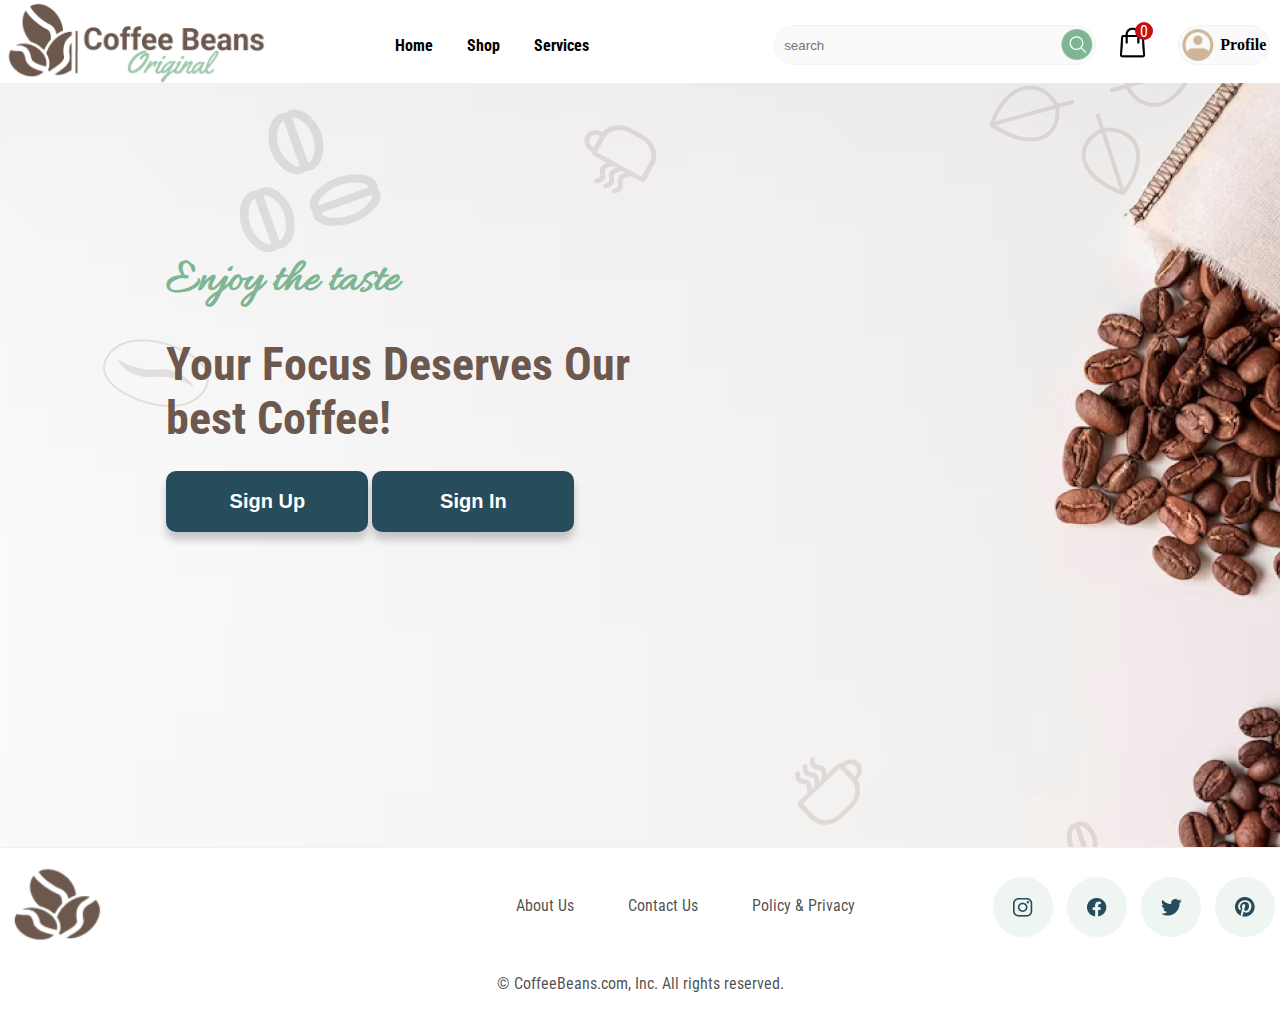
<file: Assignment 4/index.html>
<!DOCTYPE html>
<html lang="en">

<head>
    <meta charset="UTF-8">
    <meta http-equiv="X-UA-Compatible" content="IE=edge">
    <meta name="viewport" content="width=device-width, initial-scale=1.0">
    <link rel="preconnect" href="https://fonts.googleapis.com">
    <link rel="preconnect" href="https://fonts.googleapis.com">
    <link rel="preconnect" href="https://fonts.gstatic.com" crossorigin>
    <link href="https://fonts.googleapis.com/css2?family=Roboto+Condensed&display=swap" rel="stylesheet">
    <link rel="preconnect" href="https://fonts.gstatic.com" crossorigin>
    <link
        href="https://fonts.googleapis.com/css2?family=Allura&family=Damion&family=Titillium+Web:wght@200&display=swap"
        rel="stylesheet">
    <link rel="stylesheet" href="css/style.css">
    <title>Document</title>
</head>

<body>
    <!-- //Header search -->
    <header>
        <div class="topnav">
            <img class="logo" src="images/Logo.png" alt="logo" width="300px" width="318" height="83">
        </div>
        <nav class="menu">
            <ul class="navbar">
                <ul>
                    <a href="home.html">
                        <li class="navbar-h">Home</li>
                    </a>
                    <a href="products.html">
                        <li class="navbar-h">Shop</li>
                    </a>
                    <a href="services.html">
                        <li class="navbar-h">Services</li>
                    </a>
                </ul>
        </nav>
        <div class="icons">

            <div class="search">
                <input class="search-input" type="search" placeholder="  search">
                <img src="images/search.png" alt="search" class="searchimg">
            </div>

            <div class="icons2">
                <div class="cart-dropdown shopping">
                    <img class="cart-img" src="../Assignment 4/images/shopping-bag.png" alt="cart" width="35"
                        height="35" />
                    <div class="red">
                        <span class="quantity">0</span>
                    </div>
                </div>
                <div class="profile" width="113" height="20px">
                    <img src="images/profile.png" alt="cart" width="38" height="38">
                    <p class="pheader">Profile</p>
                </div>
                <div class="dropdown">
                    <button class="dropbtn">
                        <img src="../Assignment 4/images/more.png" alt="" width="35" height="35" />
                    </button>
                    <div class="dropdown-content">
                        <a href="#">Profile</a>
                        <a href="home.html">Home</a>
                        <a href="products.html">Shop</a>
                        <a href="services.html">Services</a>
                    </div>
                </div>
            </div>
        </div>
    </header>
    <br>
    <!------------------------------------------------------------------------------------------------------------>

    <!-- //Welcome message -->
    <section class="welcome">
        <div class="topimg" style="background-image: url('images/head-img1.png'); background-repeat: no-repeat;">
            <br>
            <div class="wlcm-content">
                <p class="hparagraph">Enjoy the taste</p>
                <p class="phb">Your Focus Deserves Our best Coffee!</p>
                <div class="but">
                    <form action="home.html">
                        <button class="button-signup">Sign Up</button>
                        <button class="button-signin">Sign In</button>
                    </form>
                </div>
            </div>
        </div>
    </section>

    <!------------------------------------------------------------------------------------------------------------>

    <!-- //Footer section -->
    <footer>
        <div class="footer-set">
            <img class="footer-logo" src="images/footer-logo.png" alt="logo" height="100">
            <nav class="footer-m">
                <ul class="navbar">
                    <li class="navbar-f">About Us</li>
                    <a href="contactUs.html">
                        <li class="navbar-f">Contact Us</li>
                    </a>
                    <li class="navbar-f">Policy & Privacy</li>
                </ul>
            </nav>

            <div class="icons-footer">
                <img class="media" src="images/instagram.png" alt="">
                <img class="media" src="images/facebook.png" alt="">
                <img class="media" src="images/twitter.png" alt="">
                <img class="media" src="images/pintrest.png" alt="">
            </div>
        </div>
        <p class="rights">
            © CoffeeBeans.com, Inc. All rights reserved.
        </p>
    </footer>
</body>

</html>
</file>
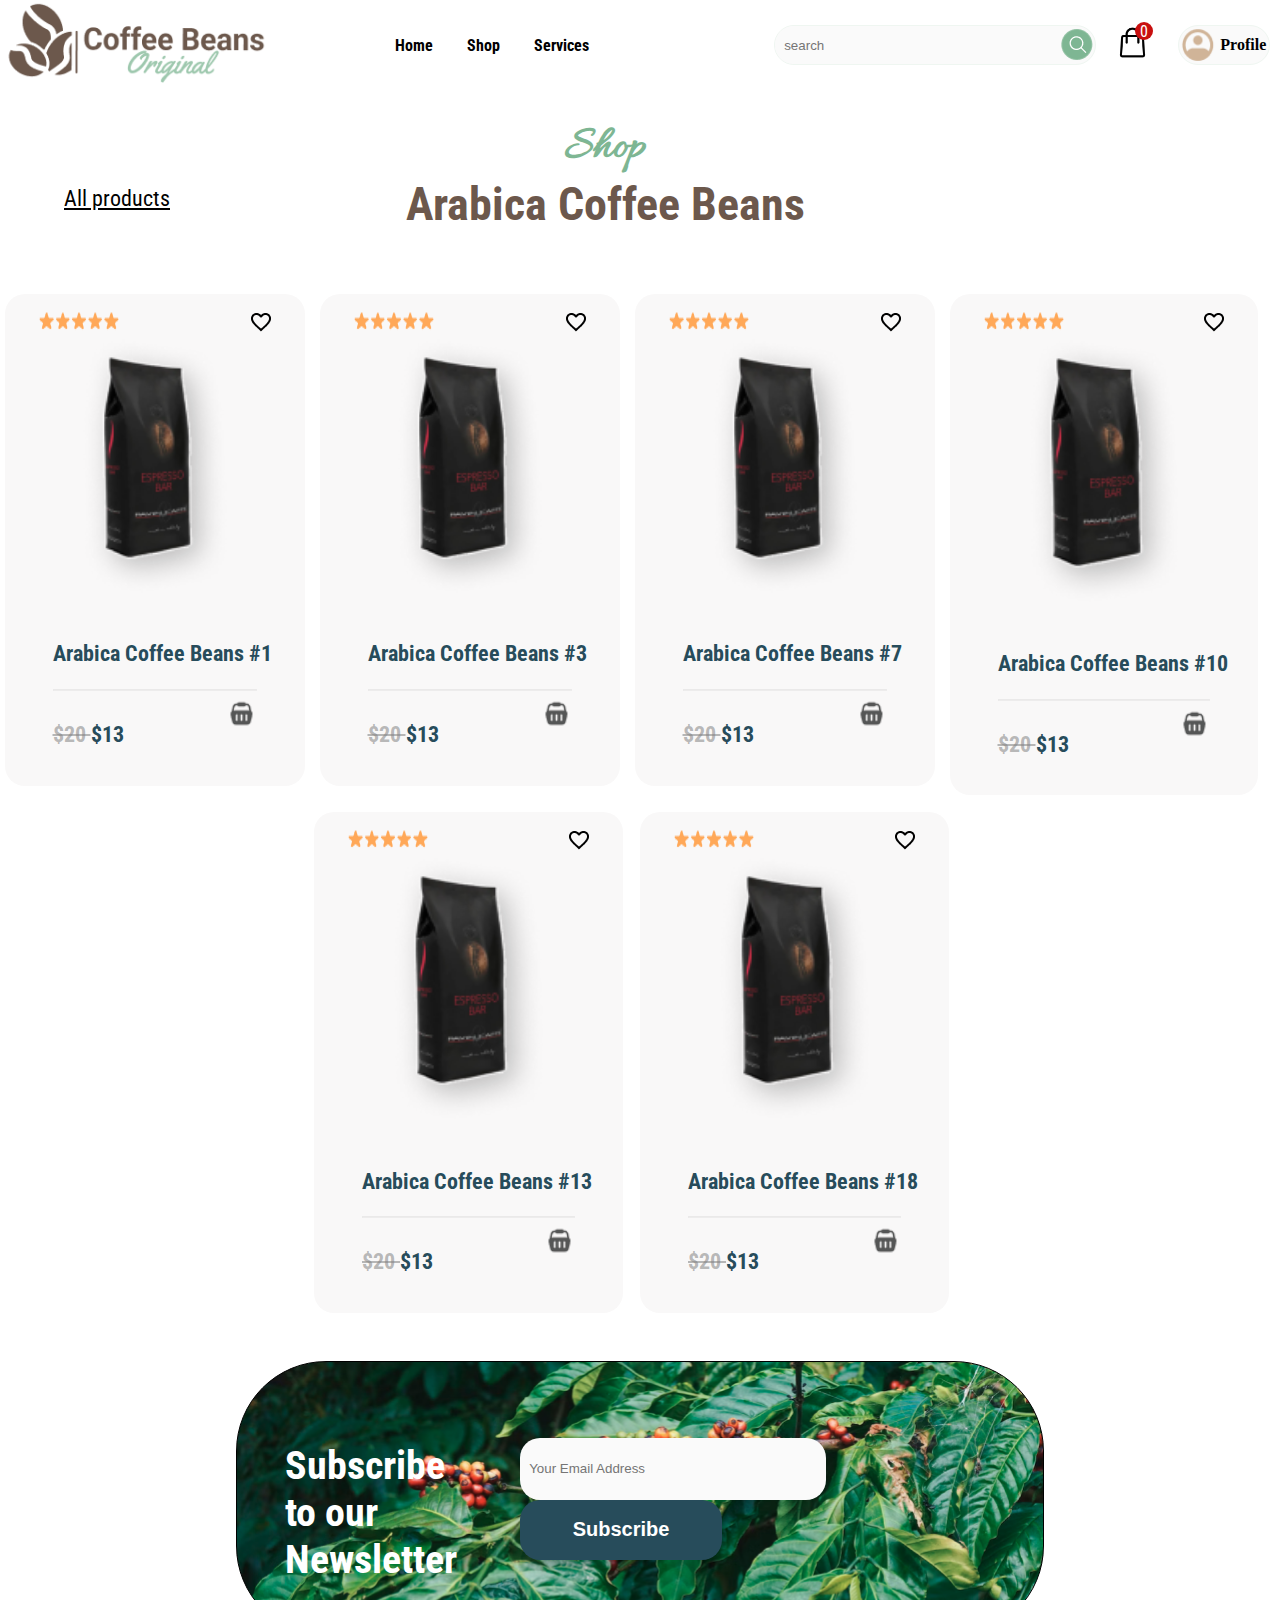
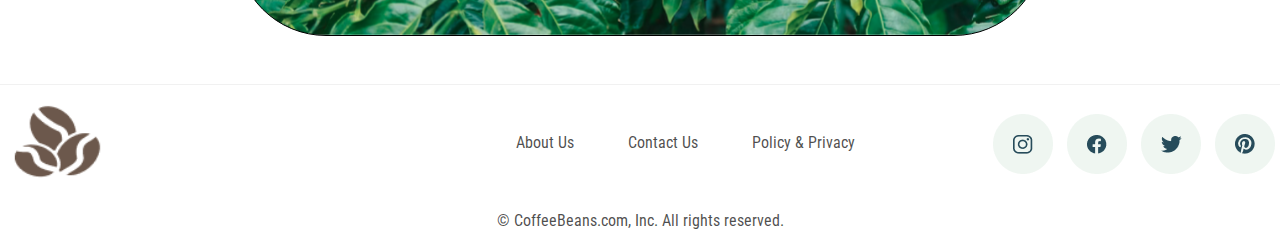
<file: Assignment 4/arabica.html>
<!DOCTYPE html>
<html lang="en">

<head>
    <meta charset="UTF-8">
    <meta name="viewport" content="width=device-width, initial-scale=1.0">
    <link rel="preconnect" href="https://fonts.googleapis.com">
    <link rel="preconnect" href="https://fonts.googleapis.com">
    <link rel="preconnect" href="https://fonts.gstatic.com" crossorigin>
    <link href="https://fonts.googleapis.com/css2?family=Roboto+Condensed&display=swap" rel="stylesheet">
    <link rel="preconnect" href="https://fonts.gstatic.com" crossorigin>
    <link
        href="https://fonts.googleapis.com/css2?family=Allura&family=Damion&family=Titillium+Web:wght@200&display=swap"
        rel="stylesheet">
    <script src="https://ajax.googleapis.com/ajax/libs/jquery/3.6.4/jquery.min.js"></script>
    <link rel="stylesheet" href="css/style.css">
    <link rel="stylesheet" href="css/loadMore.css">
    <link rel="stylesheet" href="css/cart.css">

    <title>Document</title>
</head>

<body>
    <!-- //Header section -->
    <header>
        <div class="topnav">
            <img class="logo" src="images/Logo.png" alt="logo" width="300px" width="318" height="83">
        </div>
        <nav class="menu">
            <ul class="navbar">
                <ul>
                    <a href="home.html">
                        <li class="navbar-h">Home</li>
                    </a>
                    <a href="products.html">
                        <li class="navbar-h">Shop</li>
                    </a>
                    <a href="services.html">
                        <li class="navbar-h">Services</li>
                    </a>
                </ul>
        </nav>
        <div class="icons">

            <div class="search">
                <input class="search-input" type="search" placeholder="  search">
                <img src="images/search.png" alt="search" class="searchimg">
            </div>

            <div class="icons2">
                <div class="cart-dropdown shopping">
                    <img class="cart-img" src="../Assignment 4/images/shopping-bag.png" alt="cart" width="35"
                        height="35" />
                    <div class="red">
                        <span class="quantity">0</span>
                    </div>
                </div>
                <div class="profile" width="113" height="20px">
                    <img src="images/profile.png" alt="cart" width="38" height="38">
                    <p class="pheader">Profile</p>
                </div>
                <div class="dropdown">
                    <button class="dropbtn">
                        <img src="../Assignment 4/images/more.png" alt="" width="35" height="35" />
                    </button>
                    <div class="dropdown-content">
                        <a href="#">Profile</a>
                        <a href="home.html">Home</a>
                        <a href="products.html">Shop</a>
                        <a href="services.html">Services</a>
                    </div>
                </div>
            </div>
        </div>
    </header>
    <br>
    <!------------------------------------------------------------------------------------------------------------>

    <!-- //Products section -->
    <section class="all">
        <div class="container">
            <div class="top-bestseller">
                <a href="products.html">
                    <p class="all-products">All products</p>
                </a>
                <p class="title-bestsellers"><span class="shop">Shop</span><br>Arabica Coffee Beans</p>
            </div>
            <div class="list cards">
            </div>
        </div>

    <!------------------------------------------------------------------------------------------------------------>

        <!-- //Cart section -->
        <div class="cart-c">
            <h1>Cart</h1>
            <ul class="listCard">
            </ul>
            <div class="checkOut">
                <div class="total">0</div>
                <div class="closeShopping">Close</div>
            </div>
        </div>
    </section>

    <!------------------------------------------------------------------------------------------------------------>

    <!-- //Load more button section -->
    <script>
        $(document).ready(function () {
            $(".card").slice(0, 8).show();
            $("#loadMore").on("click", function (e) {
                e.preventDefault();
                $(".card:hidden").slice(0, 8).slideDown();
                if ($(".card:hidden").length === 0) {
                    $("#loadMore").text(" ").addClass("noContent");
                }
            });

        })
    </script>

    <!------------------------------------------------------------------------------------------------------------>

    <!-- //Email Subscribtion section -->
    <div class="sub">
        <div class="sub-photo" style="background-image: url('images/footer.png');">
            <p class="p-sub">Subscribe to our Newsletter</p>
            <div class="form-sub">
                <input type="text" class="input-sub" placeholder="  Your Email Address">
                <button class="button-">Subscribe</button>
            </div>
        </div>
    </div>
    </section>

    <!------------------------------------------------------------------------------------------------------------>

    <!-- //Footer section -->
    <footer>
        <div class="footer-set">
            <img class="footer-logo" src="images/footer-logo.png" alt="logo" height="100">
            <nav class="footer-m">
                <ul class="navbar">
                    <li class="navbar-f">About Us</li>
                    <a href="contactUs.html">
                        <li class="navbar-f">Contact Us</li>
                    </a>
                    <li class="navbar-f">Policy & Privacy</li>
                </ul>
            </nav>

            <div class="icons-footer">
                <img class="media" src="images/instagram.png" alt="">
                <img class="media" src="images/facebook.png" alt="">
                <img class="media" src="images/twitter.png" alt="">
                <img class="media" src="images/pintrest.png" alt="">
            </div>
        </div>
        <p class="rights">
            © CoffeeBeans.com, Inc. All rights reserved.
        </p>
    </footer>

    <!------------------------------------------------------------------------------------------------------------>

    <!-- //JavaScript files -->
    <script src="js/arabica.js"></script>

</body>

</html>
</file>
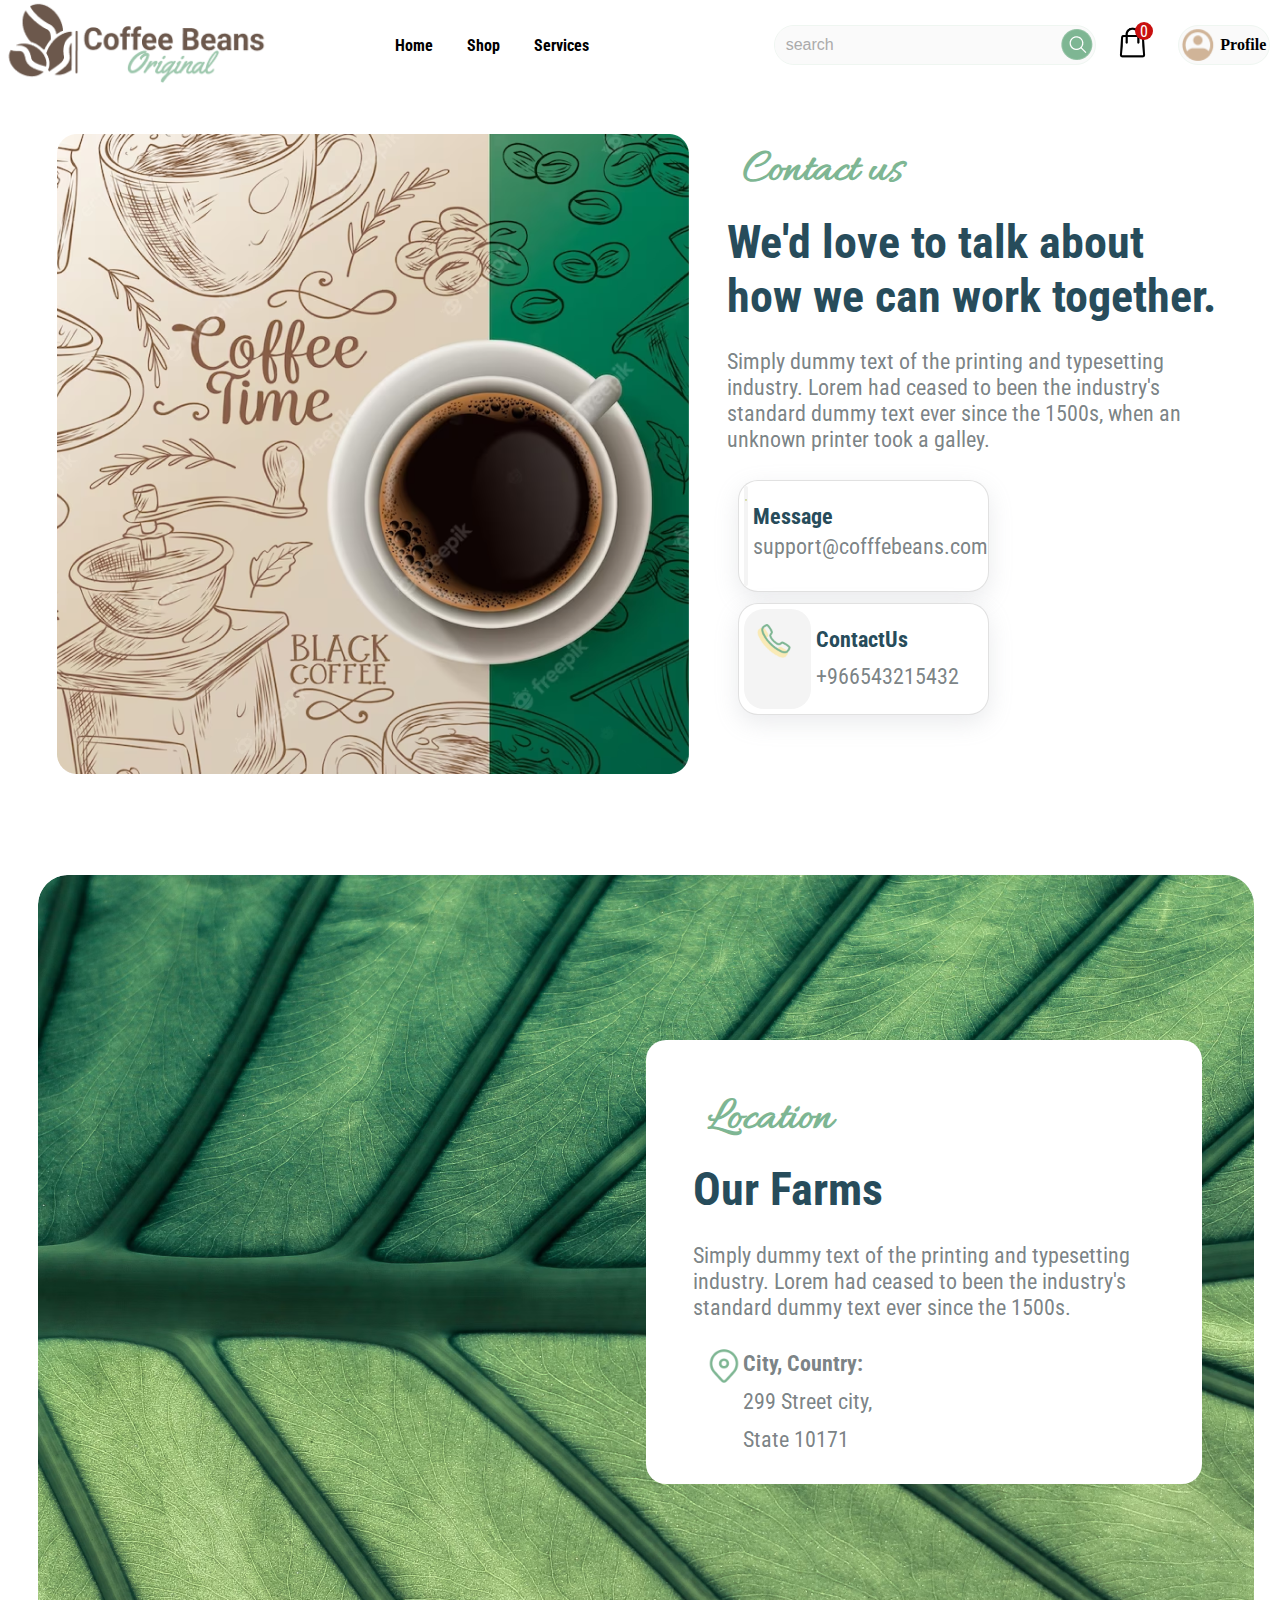
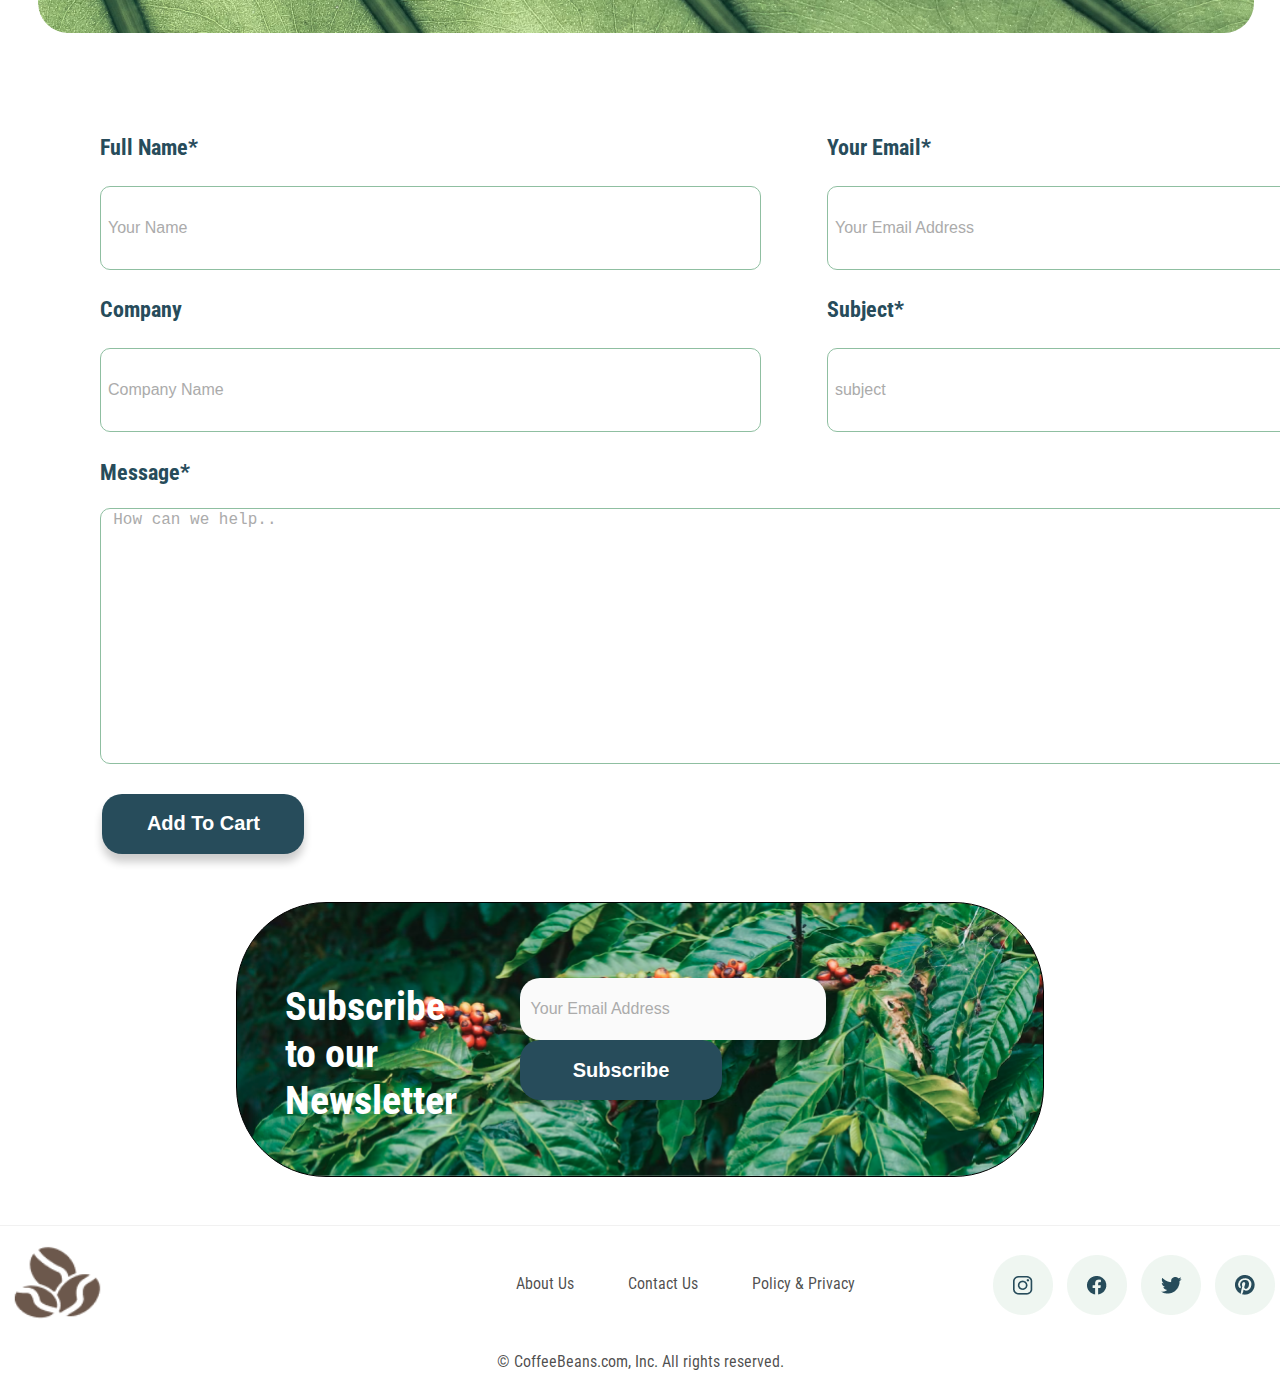
<file: Assignment 4/contactUs.html>
<!DOCTYPE html>
<html lang="en">

<head>
    <meta charset="UTF-8">
    <meta http-equiv="X-UA-Compatible" content="IE=edge">
    <meta name="viewport" content="width=device-width, initial-scale=1.0">
    <link rel="preconnect" href="https://fonts.googleapis.com">
    <link rel="preconnect" href="https://fonts.googleapis.com">
    <link rel="preconnect" href="https://fonts.gstatic.com" crossorigin>
    <link href="https://fonts.googleapis.com/css2?family=Roboto+Condensed&display=swap" rel="stylesheet">
    <link rel="preconnect" href="https://fonts.gstatic.com" crossorigin>
    <link
        href="https://fonts.googleapis.com/css2?family=Allura&family=Damion&family=Titillium+Web:wght@200&display=swap"
        rel="stylesheet">
    <link rel="stylesheet" href="css/style.css">
    <link rel="stylesheet" href="css/contactUs.css">
    <link rel="stylesheet" href="css/cart.css">
    <title>Document</title>
</head>

<body>
    <!-- //Header section -->
    <header>
        <div class="topnav">
            <img class="logo" src="images/Logo.png" alt="logo" width="300px" width="318" height="83">
        </div>
        <nav class="menu">
            <ul class="navbar">
                <ul>
                    <a href="home.html">
                        <li class="navbar-h">Home</li>
                    </a>
                    <a href="products.html">
                        <li class="navbar-h">Shop</li>
                    </a>
                    <a href="services.html">
                        <li class="navbar-h">Services</li>
                    </a>
                </ul>
        </nav>
        <div class="icons">

            <div class="search">
                <input class="search-input" type="search" placeholder="  search">
                <img src="images/search.png" alt="search" class="searchimg">
            </div>

            <div class="icons2">
                <div class="cart-dropdown shopping">
                    <img class="cart-img" src="../Assignment 4/images/shopping-bag.png" alt="cart" width="35"
                        height="35" />
                    <div class="red">
                        <span class="quantity">0</span>
                    </div>
                </div>
                <div class="profile" width="113" height="20px">
                    <img src="images/profile.png" alt="cart" width="38" height="38">
                    <p class="pheader">Profile</p>
                </div>
                <div class="dropdown">
                    <button class="dropbtn">
                        <img src="../Assignment 4/images/more.png" alt="" width="35" height="35" />
                    </button>
                    <div class="dropdown-content">
                        <a href="#">Profile</a>
                        <a href="home.html">Home</a>
                        <a href="products.html">Shop</a>
                        <a href="services.html">Services</a>
                    </div>
                </div>
            </div>
        </div>
    </header>
    <br>
    <!------------------------------------------------------------------------------------------------------------>
    
    <!-- //Contact information -->
    <section>
        <div class="section1">
            <img src="images/contact-coffee.png" alt="" class="coffee-img" width="70%">
            <div class="r-side">
                <p class="contact">Contact us</p>
                <p class="contact-title">We'd love to talk about how we can work together.</p>
                <p class="contact-p">
                    Simply dummy text of the printing and typesetting industry. Lorem had ceased to
                    been the industry's standard dummy text ever since the 1500s, when an unknown printer took a galley.
                </p>
                <div class="contact-info">
                    <div class="contact-box">
                        <div class="background">
                            <img src="images/email.png" alt="" class="contact-img" width="50%">
                        </div>
                        <div class="box-info">
                            <p class="box-header">Message</p>
                            <p class="box-body">support@cofffebeans.com</p>
                        </div>
                    </div>
                    <div class="contact-box">
                        <div class="background">
                            <img src="images/phone.png" alt="" class="contact-img" width="50%">
                        </div>
                        <div class="box-info">
                            <p class="box-header">ContactUs</p>
                            <p class="box-body">+966543215432</p>
                        </div>
                    </div>
                </div>
            </div>
        </div>
    </section>

    <!------------------------------------------------------------------------------------------------------------>

    <!-- //Location information -->
    <section>
        <div class="section2">
            <div class="location-bg"
                style="background-image: url('images/loc-img1.png'); background-repeat: no-repeat;">
                <br>
                <div class="loc-content">
                    <div class="content-loc">
                        <div class="head1">
                            <p class="location-top">Location</p>
                            <p class="loc-title">Our Farms</p>
                            <p class="loc-p">
                                Simply dummy text of the printing and typesetting industry. Lorem had ceased to
                                been the industry's standard dummy text ever since the 1500s.
                            </p>
                        </div>
                        <div class="loc-icon">
                            <div class="location-icon">
                                <img src="images/location.png" alt="" class="loc-icon" width="40px" height="40px">
                            </div>
                            <div class="loc-info">
                                <p class="box-body"><b>City, Country:</b></p>
                                <p class="box-body">299 Street city,</p>
                                <p class="box-body">State 10171</p>
                            </div>
                        </div>
                    </div>
                </div>

            </div>
        </div>

    </section>

    <!------------------------------------------------------------------------------------------------------------>

    <!-- //Contact form -->
    <section>
        <div class="contact-form">
            <form action="contactUs.html">
                <div class="form-con">
                    <div class="col1">
                        <div class="row1">
                            <label for="fname">Full Name*</label><br>
                            <input type="text" id="fname" name="fname" placeholder="Your Name" required><br>
                        </div>
                        <div class="row1">
                            <label for="company">Company</label><br>
                            <input type="text" id="company" name="company" placeholder="Company Name"><br>
                        </div>
                    </div>
                    <div class="col1">
                        <div class="row2">
                            <label for="email">Your Email*</label><br>
                            <input type="text" id="email" name="email" placeholder="Your Email Address" required><br>
                        </div>
                        <div class="row2">
                            <label for="subject">Subject*</label><br>
                            <input type="text" id="subject" name="subject" placeholder="subject" required><br>
                        </div>
                    </div>
                </div>
                <div class="col3">
                    <div class="row3">
                        <label for="message">Message*</label><br>
                        <textarea name="message" id="message" cols="30" rows="10" required>How can we help..</textarea>
                    </div>
                </div>
            </form>
        </div>
        <button class="button1">Add To Cart</button>

    </section>

    <div class="sub">
        <div class="sub-photo" style="background-image: url('images/footer.png');">
            <p class="p-sub">Subscribe to our Newsletter</p>
            <div class="form-sub">
                <input type="text" class="input-sub" placeholder="  Your Email Address">
                <button class="button-">Subscribe</button>
            </div>
        </div>
    </div>
    <!------------------------------------------------------------------------------------------------------------>

        <!-- //Cart section -->
        <div class="cart-c">
            <h1>Cart</h1>
            <ul class="listCard">
    
            </ul>
            <div class="checkOut">
                <div class="total">0</div>
                <div class="closeShopping">Close</div>
            </div>
        </div>


    <!------------------------------------------------------------------------------------------------------------>

    <!-- //Footer section -->
    <footer>
        <div class="footer-set">
            <img class="footer-logo" src="images/footer-logo.png" alt="logo" height="100">
            <nav class="footer-m">
                <ul class="navbar">
                    <li class="navbar-f">About Us</li>
                    <a href="contactUs.html">
                        <li class="navbar-f">Contact Us</li>
                    </a>
                    <li class="navbar-f">Policy & Privacy</li>
                </ul>
            </nav>

            <div class="icons-footer">
                <img class="media" src="images/instagram.png" alt="">
                <img class="media" src="images/facebook.png" alt="">
                <img class="media" src="images/twitter.png" alt="">
                <img class="media" src="images/pintrest.png" alt="">
            </div>
        </div>
        <p class="rights">
            © CoffeeBeans.com, Inc. All rights reserved.
        </p>
    </footer>

        <!------------------------------------------------------------------------------------------------------------>

    <!-- //JavaScript files -->
    <script src="js/cart.js"></script>
</body>

</html>
</file>
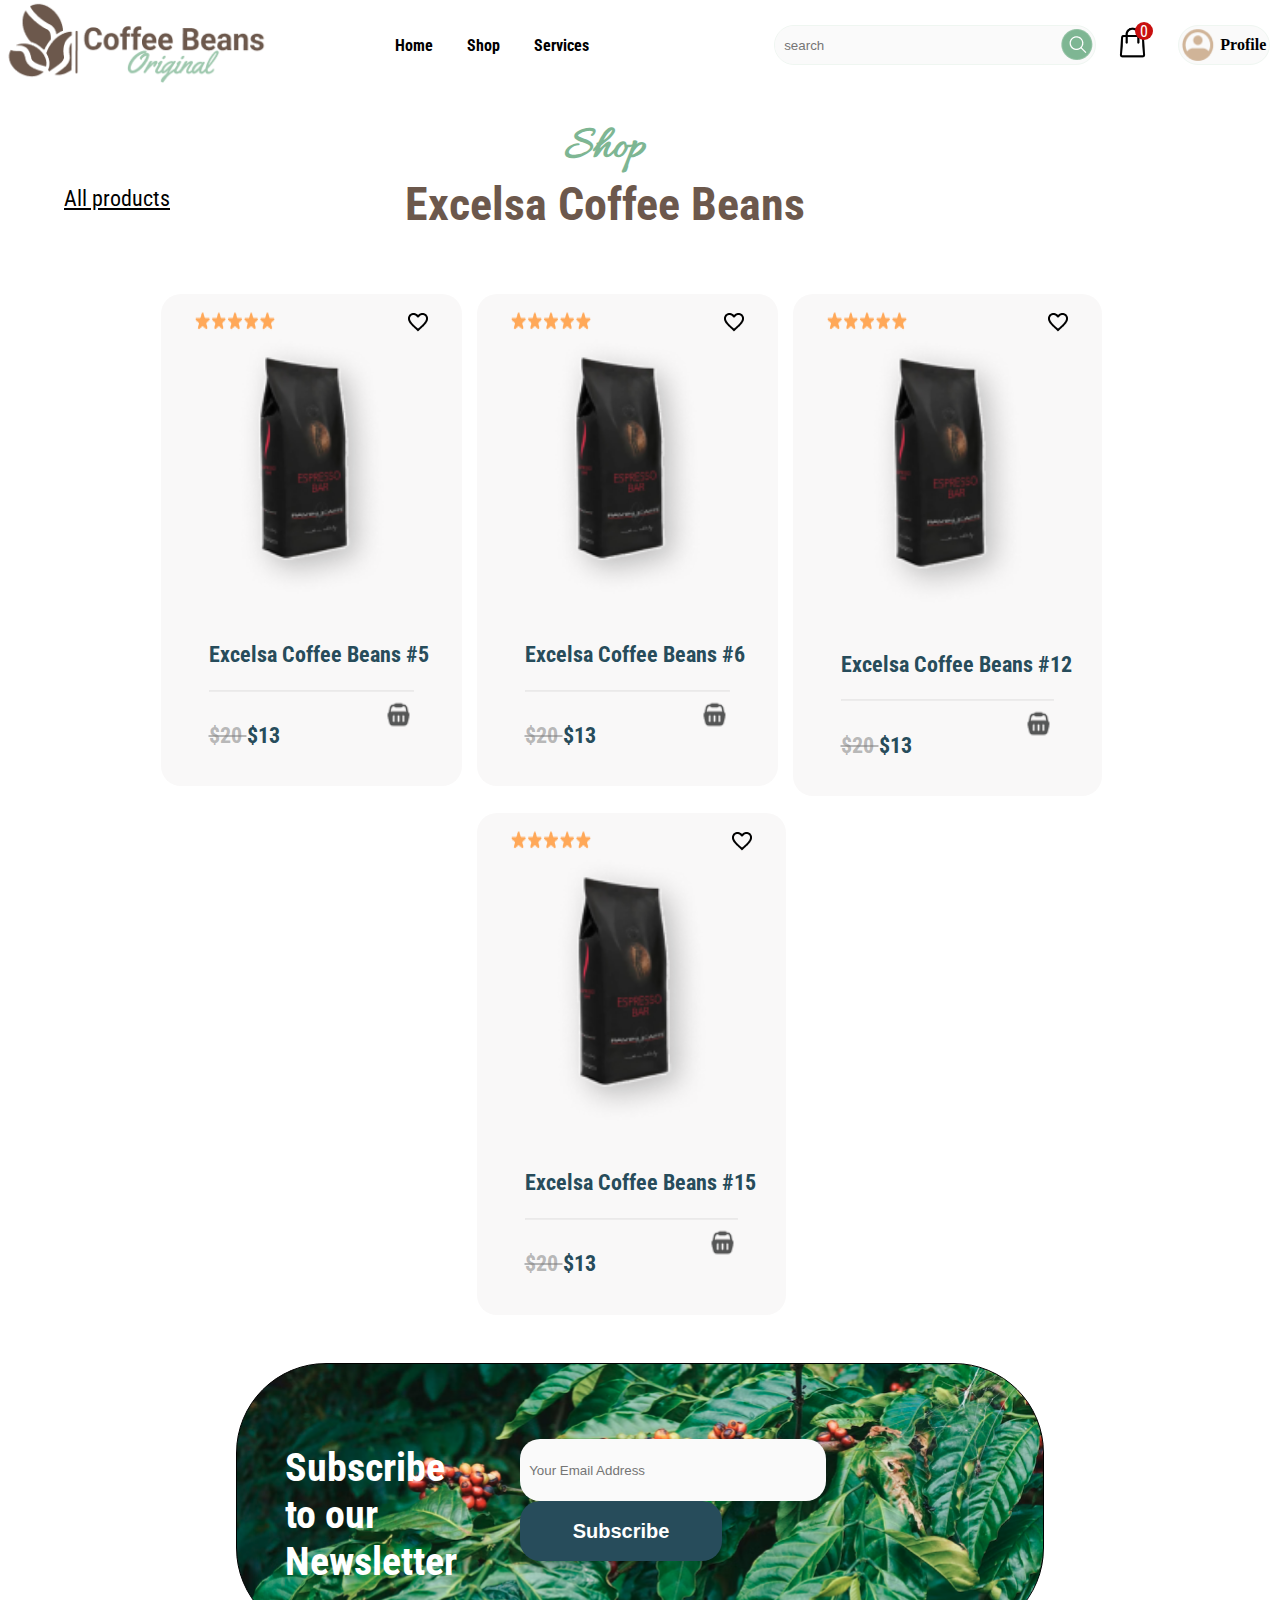
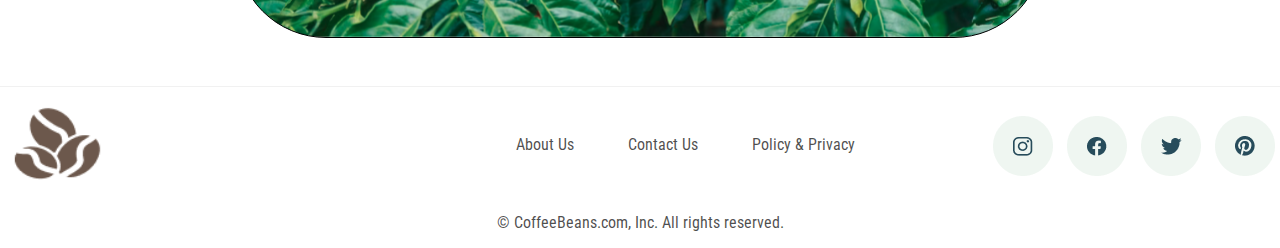
<file: Assignment 4/excelsa.html>
<!DOCTYPE html>
<html lang="en">

<head>
    <meta charset="UTF-8">
    <meta name="viewport" content="width=device-width, initial-scale=1.0">
    <link rel="preconnect" href="https://fonts.googleapis.com">
    <link rel="preconnect" href="https://fonts.googleapis.com">
    <link rel="preconnect" href="https://fonts.gstatic.com" crossorigin>
    <link href="https://fonts.googleapis.com/css2?family=Roboto+Condensed&display=swap" rel="stylesheet">
    <link rel="preconnect" href="https://fonts.gstatic.com" crossorigin>
    <link
        href="https://fonts.googleapis.com/css2?family=Allura&family=Damion&family=Titillium+Web:wght@200&display=swap"
        rel="stylesheet">
    <script src="https://ajax.googleapis.com/ajax/libs/jquery/3.6.4/jquery.min.js"></script>
    <link rel="stylesheet" href="css/style.css">
    <link rel="stylesheet" href="css/loadMore.css">
    <link rel="stylesheet" href="css/cart.css">

    <title>Document</title>
</head>

<body>
    <!-- //Header section -->
    <header>
        <div class="topnav">
            <img class="logo" src="images/Logo.png" alt="logo" width="300px" width="318" height="83">
        </div>
        <nav class="menu">
            <ul class="navbar">
                <ul>
                    <a href="home.html">
                        <li class="navbar-h">Home</li>
                    </a>
                    <a href="products.html">
                        <li class="navbar-h">Shop</li>
                    </a>
                    <a href="services.html">
                        <li class="navbar-h">Services</li>
                    </a>
                </ul>
        </nav>
        <div class="icons">

            <div class="search">
                <input class="search-input" type="search" placeholder="  search">
                <img src="images/search.png" alt="search" class="searchimg">
            </div>

            <div class="icons2">
                <div class="cart-dropdown shopping">
                    <img class="cart-img" src="../Assignment 4/images/shopping-bag.png" alt="cart" width="35"
                        height="35" />
                    <div class="red">
                        <span class="quantity">0</span>
                    </div>
                </div>
                <div class="profile" width="113" height="20px">
                    <img src="images/profile.png" alt="cart" width="38" height="38">
                    <p class="pheader">Profile</p>
                </div>
                <div class="dropdown">
                    <button class="dropbtn">
                        <img src="../Assignment 4/images/more.png" alt="" width="35" height="35" />
                    </button>
                    <div class="dropdown-content">
                        <a href="#">Profile</a>
                        <a href="home.html">Home</a>
                        <a href="products.html">Shop</a>
                        <a href="services.html">Services</a>
                    </div>
                </div>
            </div>
        </div>
    </header>
    <br>
    <!------------------------------------------------------------------------------------------------------------>

    <!-- //Products section -->
    <section class="all">
        <div class="container">
            <div class="top-bestseller">
                <a href="products.html">
                    <p class="all-products">All products</p>
                </a>
                <p class="title-bestsellers"><span class="shop">Shop</span><br>Excelsa Coffee Beans</p>
            </div>
            <div class="list cards">
            </div>
        </div>

    <!------------------------------------------------------------------------------------------------------------>

        <!-- //Cart section -->
        <div class="cart-c">
            <h1>Cart</h1>
            <ul class="listCard">
            </ul>
            <div class="checkOut">
                <div class="total">0</div>
                <div class="closeShopping">Close</div>
            </div>
        </div>
    </section>

    <!------------------------------------------------------------------------------------------------------------>

    <!-- //Load more button section -->
    <script>
        $(document).ready(function () {
            $(".card").slice(0, 8).show();
            $("#loadMore").on("click", function (e) {
                e.preventDefault();
                $(".card:hidden").slice(0, 8).slideDown();
                if ($(".card:hidden").length === 0) {
                    $("#loadMore").text(" ").addClass("noContent");
                }
            });

        })
    </script>

    <!------------------------------------------------------------------------------------------------------------>

    <!-- //Email Subscribtion section -->
    <div class="sub">
        <div class="sub-photo" style="background-image: url('images/footer.png');">
            <p class="p-sub">Subscribe to our Newsletter</p>
            <div class="form-sub">
                <input type="text" class="input-sub" placeholder="  Your Email Address">
                <button class="button-">Subscribe</button>
            </div>
        </div>
    </div>
    </section>

    <!------------------------------------------------------------------------------------------------------------>

    <!-- //Footer section -->
    <footer>
        <div class="footer-set">
            <img class="footer-logo" src="images/footer-logo.png" alt="logo" height="100">
            <nav class="footer-m">
                <ul class="navbar">
                    <li class="navbar-f">About Us</li>
                    <a href="contactUs.html">
                        <li class="navbar-f">Contact Us</li>
                    </a>
                    <li class="navbar-f">Policy & Privacy</li>
                </ul>
            </nav>

            <div class="icons-footer">
                <img class="media" src="images/instagram.png" alt="">
                <img class="media" src="images/facebook.png" alt="">
                <img class="media" src="images/twitter.png" alt="">
                <img class="media" src="images/pintrest.png" alt="">
            </div>
        </div>
        <p class="rights">
            © CoffeeBeans.com, Inc. All rights reserved.
        </p>
    </footer>

    <!------------------------------------------------------------------------------------------------------------>

    <!-- //JavaScript files -->
    <script src="js/excelsa.js"></script>

</body>

</html>
</file>
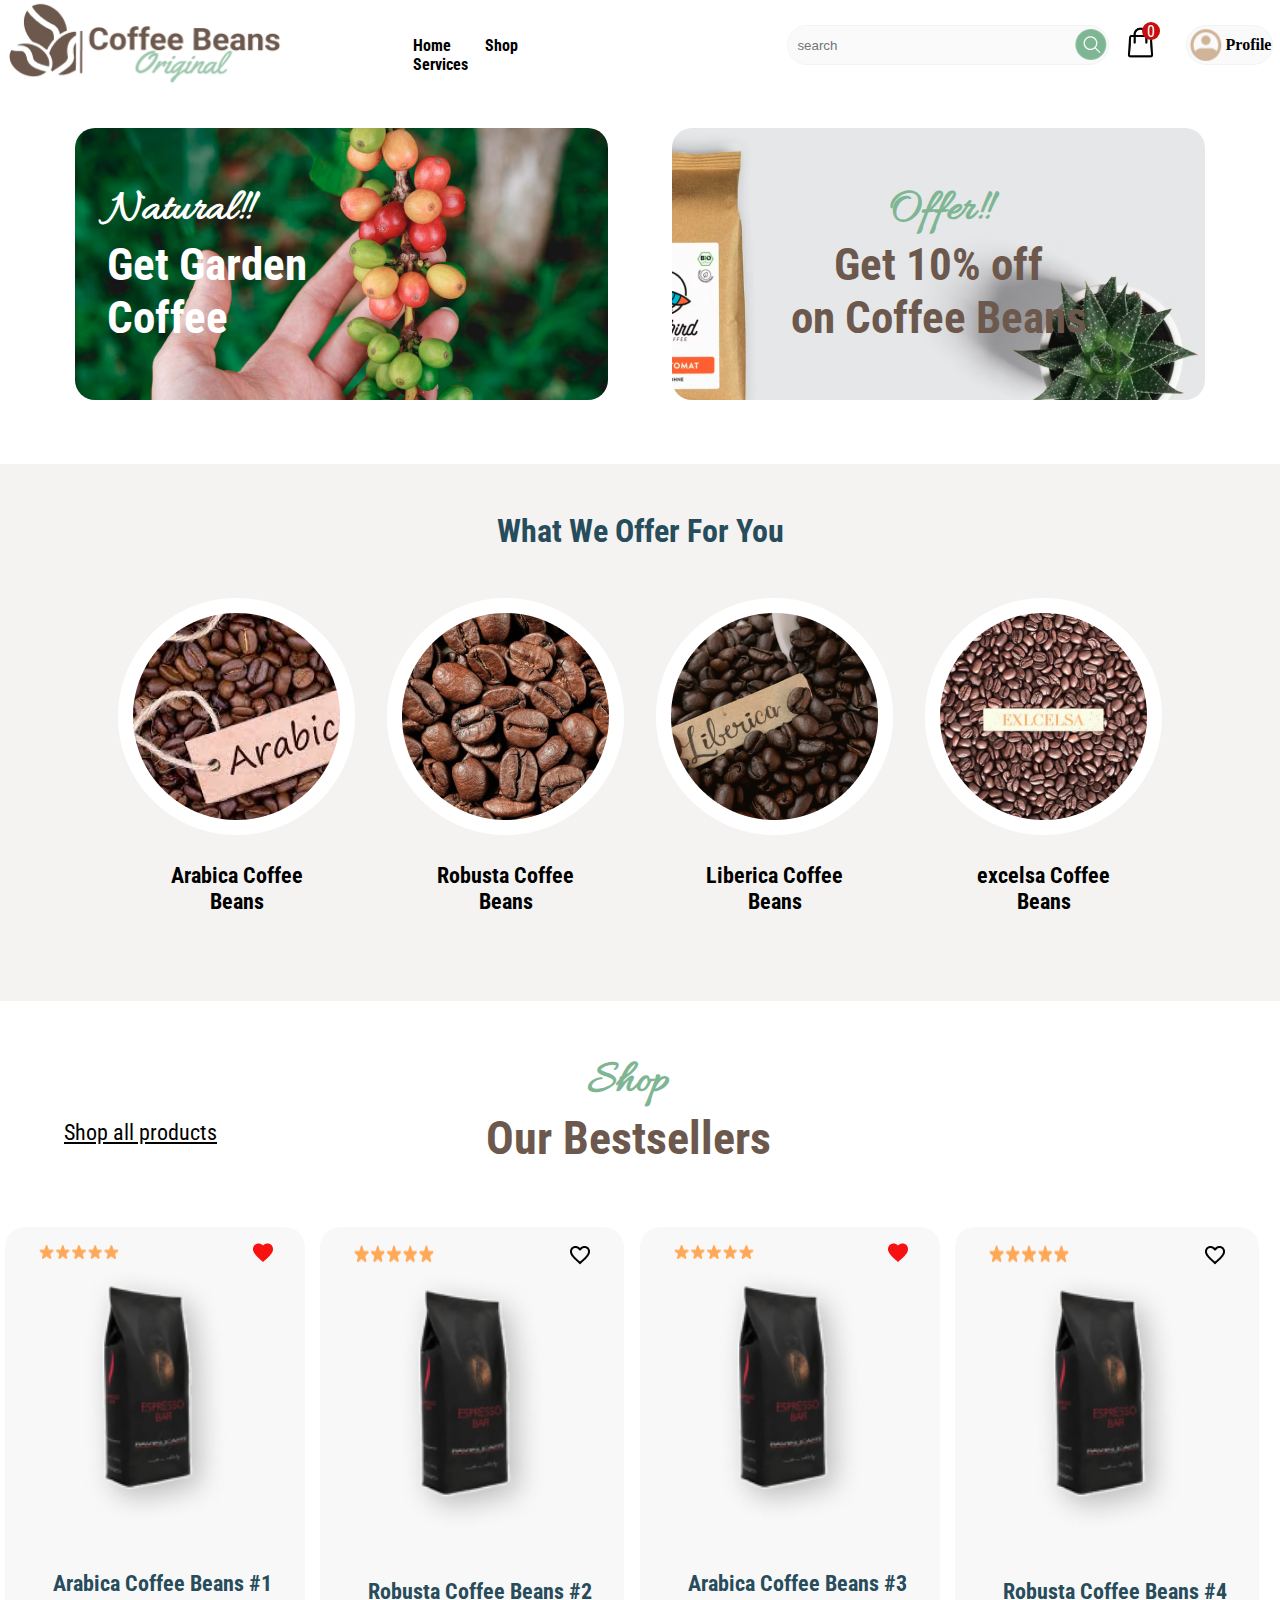
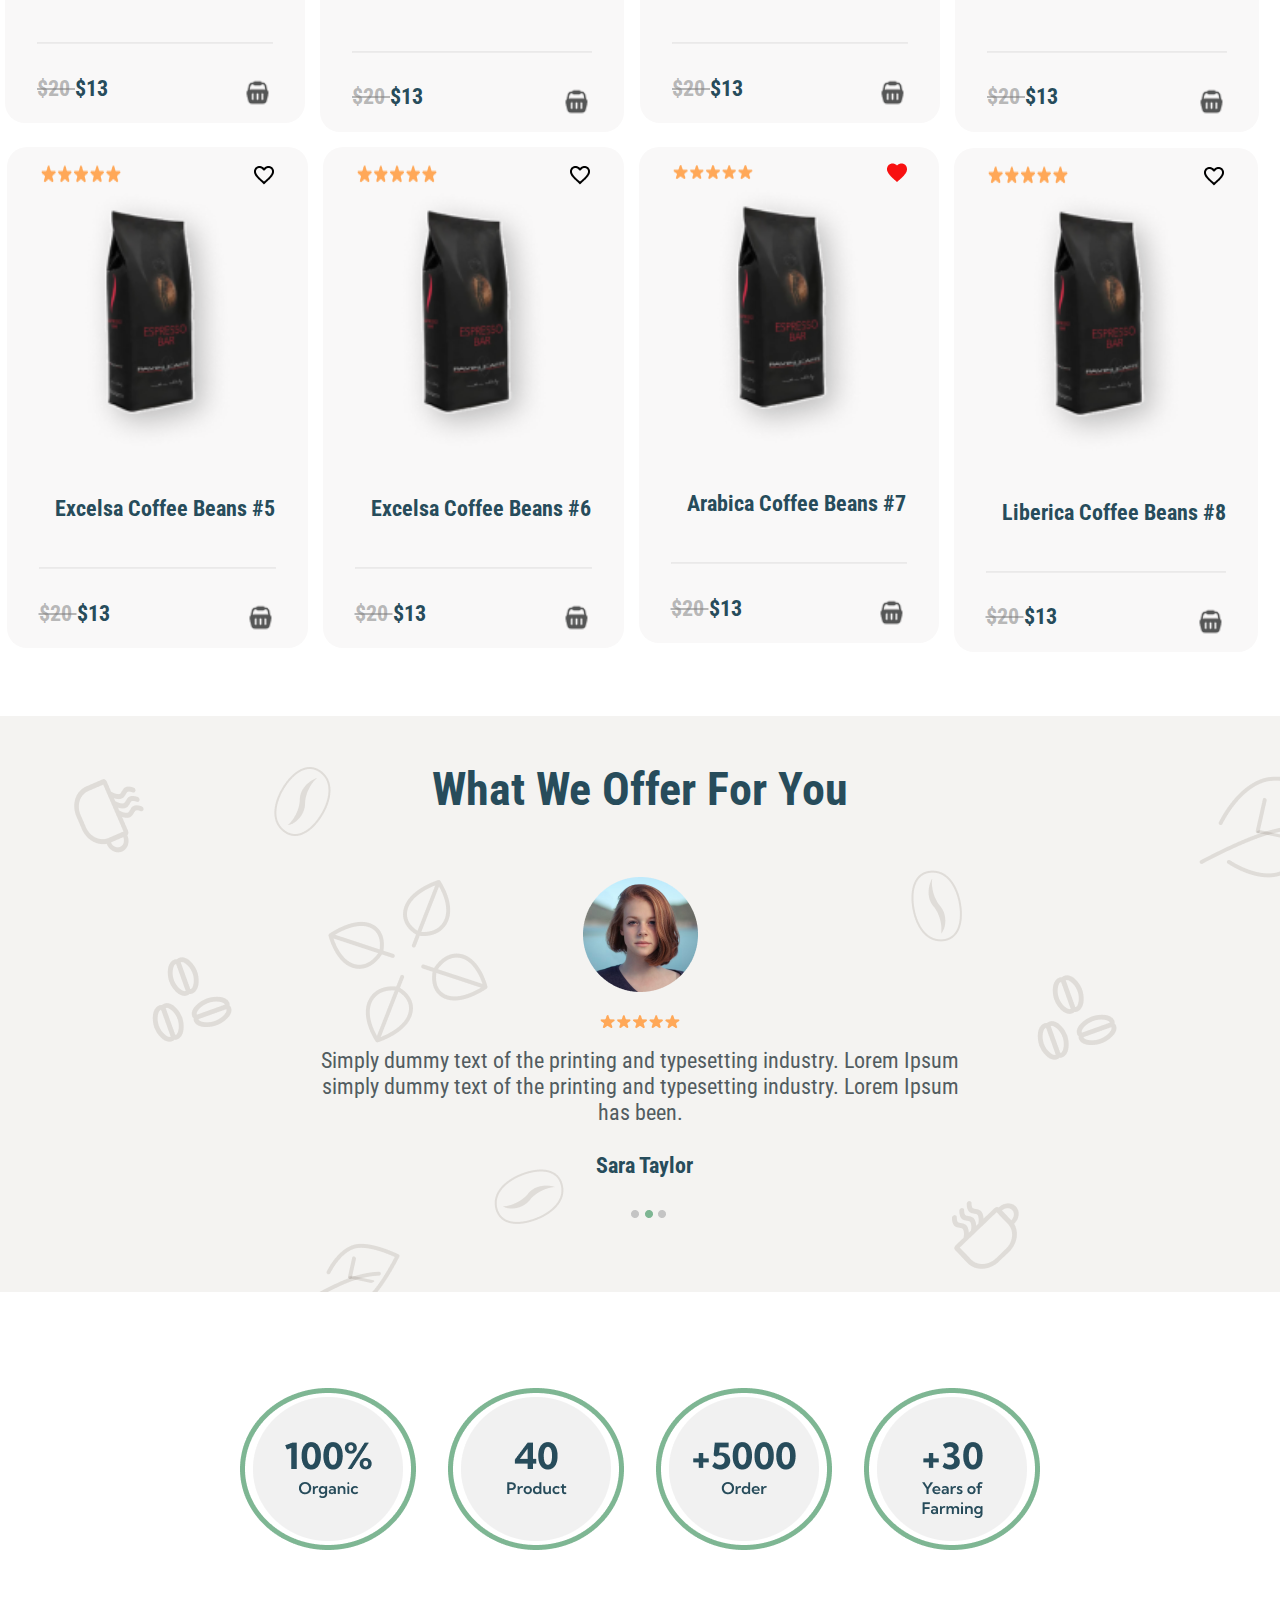
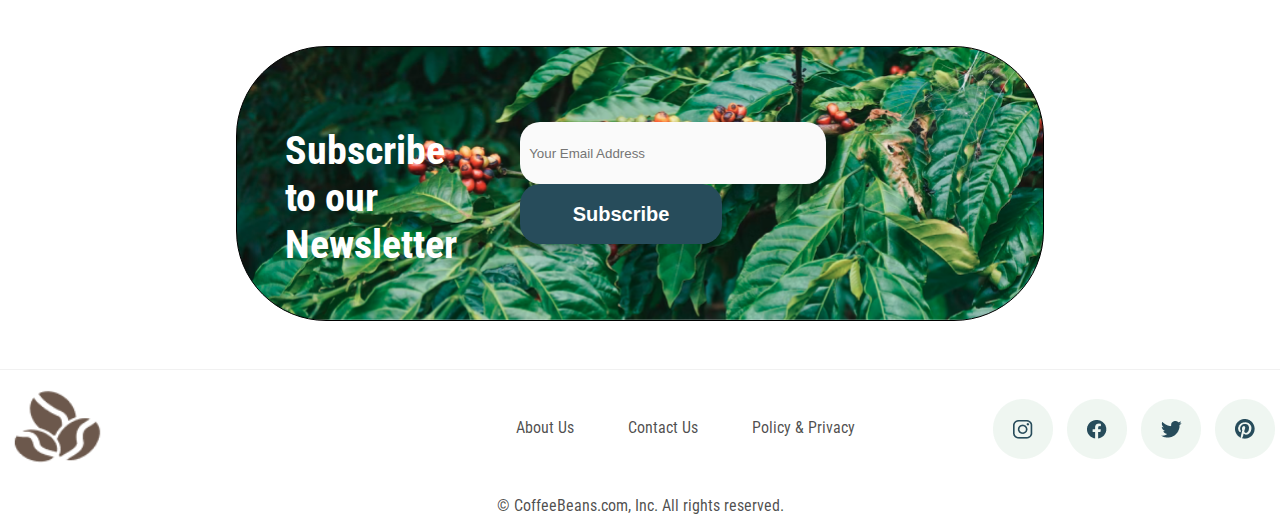
<file: Assignment 4/home.html>
<!DOCTYPE html>
<html lang="en">

<head>
    <meta charset="UTF-8">
    <meta name="viewport" content="width=device-width, initial-scale=1.0">
    <link rel="preconnect" href="https://fonts.googleapis.com">
    <link rel="preconnect" href="https://fonts.googleapis.com">
    <link rel="preconnect" href="https://fonts.gstatic.com" crossorigin>
    <link href="https://fonts.googleapis.com/css2?family=Roboto+Condensed&display=swap" rel="stylesheet">
    <link rel="preconnect" href="https://fonts.gstatic.com" crossorigin>
    <link
        href="https://fonts.googleapis.com/css2?family=Allura&family=Damion&family=Titillium+Web:wght@200&display=swap"
        rel="stylesheet">
    <script src="https://ajax.googleapis.com/ajax/libs/jquery/3.6.4/jquery.min.js"></script>
    <link rel="stylesheet" href="css/style.css">
    <link rel="stylesheet" href="css/loadMore.css">
    <link rel="stylesheet" href="css/cart.css">

    <title>Document</title>
</head>

<body>
    <!-- //Head navbar -->
    <header>
        <div class="topnav">
            <img class="logo" src="images/Logo.png" alt="logo" width="318" height="83">
        </div>
        <nav class="menu">
            <ul class="navbar">
                <ul>
                    <a href="home.html">
                        <li class="navbar-h">Home</li>
                    </a>
                    <a href="products.html">
                        <li class="navbar-h">Shop</li>
                    </a>
                    <a href="services.html">
                        <li class="navbar-h">Services</li>
                    </a>
                </ul>
        </nav>

        <div class="icons">
            <div class="search">
                <input class="search-input" type="search" placeholder="  search">
                <img src="images/search.png" alt="search" class="searchimg">
            </div>
            <div class="icons2">
                <div class="cart-dropdown shopping">
                    <img class="cart-img" src="../Assignment 4/images/shopping-bag.png" alt="cart" width="35"
                        height="35" />
                    <div class="red">
                        <span class="quantity">0</span>
                    </div>
                </div>
                <div class="profile" width="113" height="20px">
                    <img src="images/profile.png" alt="cart" width="38" height="38">
                    <p class="pheader">Profile</p>
                </div>
                <div class="dropdown">
                    <button class="dropbtn">
                        <img src="../Assignment 4/images/more.png" alt="" width="35" height="35" />
                    </button>
                    <div class="dropdown-content">
                        <a href="#">Profile</a>
                        <a href="home.html">Home</a>
                        <a href="products.html">Shop</a>
                        <a href="services.html">Services</a>
                    </div>
                </div>
            </div>
        </div>
    </header>
    <br>

    <!------------------------------------------------------------------------------------------------------------>

    <!-- //Offers/Ads section -->
    <div class="offers">
        <a href="products.html">
            <div class="ads ad1" style="background-image: url('images/ads1.png');">
                <p class="p-ads"> <span class="natural">Natural!!</span> <br> Get Garden <br> Coffee</p>
            </div>
        </a>
        <a href="products.html">
            <div class="ads ad2" style="background-image: url('images/ads2.png');">
                <p class="offer"> <span class="natural" style="color: #7EB693;">Offer!!</span>
                    <br> Get 10% off<br>
                    on Coffee Beans
                </p>
            </div>
        </a>
    </div>

    <!------------------------------------------------------------------------------------------------------------>

    <!-- //Coffee categories section -->
    <div class="categories">
        <p class="categories-1">What We Offer For You</p>
        <a href="arabica.html">
            <div class="catigories-2">
                <div class="catigory1 catigory">
                    <img src="images/arabica.png" alt="">
                    <p class="c-paragraph">Arabica Coffee <br> Beans</p>
                </div>
        </a>
        <a href="robusta.html">
            <div class="catigory2 catigory">
                <img src="images/robusta.png" alt="">
                <p class="c-paragraph">Robusta Coffee <br> Beans</p>
            </div>
        </a>
        <a href="liberica.html">
            <div class="catigory3 catigory">
                <img src="images/liberica.png" alt="">
                <p class="c-paragraph">Liberica Coffee <br> Beans</p>
            </div>
        </a>
        <a href="excelsa.html">
            <div class="catigory4 catigory">
                <img src="images/excelsa.png" alt="">
                <p class="c-paragraph">excelsa Coffee <br> Beans</p>
            </div>
        </a>
    </div>
    </div>

    <!------------------------------------------------------------------------------------------------------------>

    <!-- //Bestsellers section -->
    <section>
        <div class="bestsellers container">
            <div class="top-bestseller">
                <a href="products.html">
                    <p class="all-products">Shop all products</p>
                </a>
                <p class="title-bestsellers"><span class="shop">Shop</span><br>Our Bestsellers</p>
            </div>
            <div class="list cards">
            </div>
        </div>
    </section>
    <!------------------------------------------------------------------------------------------------------------>

        <!-- //Cart section -->
    <div class="cart-c">
        <h1>Cart</h1>
        <ul class="listCard">

        </ul>
        <div class="checkOut">
            <div class="total">0</div>
            <div class="closeShopping">Close</div>
        </div>
    </div>

    <script>
        $(document).ready(function () {
            $(".card").slice(0, 8).show();
            $("#loadMore").on("click", function (e) {
                e.preventDefault();
                $(".card:hidden").slice(0, 8).slideDown();
                if ($(".card:hidden").length === 0) {
                    $("#loadMore").text(" ").addClass("noContent");
                }
            });
        })
    </script>

    <!------------------------------------------------------------------------------------------------------------>

    <!-- //Reviews section -->
    <div class="reviews">
        <div class="comment-content" style="background-image: url('images/comment-background1.png');">
            <p class="comments">What We Offer For You</p>
            <img class="img1" src="images/personal-img.png" alt="personal-img">
            <img class="img2" src="images/Star-products.png" alt="stars">
            <p class="comment-p">Simply dummy text of the printing and typesetting industry. Lorem Ipsum simply
                dummy text of the
                printing and typesetting industry. Lorem Ipsum has been.</p>
            <p class="reviewer">Sara Taylor</p>
            <img class="img3" src="images/Navigation.png" alt="Navigation">
        </div>
    </div>

    <!------------------------------------------------------------------------------------------------------------>

    <!-- //Features section -->
    <div class="features">
        <img src="images/organic.png" alt="organic" class="feature">
        <img src="images/nproducts.png" alt="nproducts" class="feature">
        <img src="images/norders.png" alt="norders" class="feature">
        <img src="images/nexperience.png" alt="nexperience" class="feature">
    </div>

    <!------------------------------------------------------------------------------------------------------------>

    <!-- //Email Subscribtion section -->
    <div class="sub">
        <div class="sub-photo" style="background-image: url('images/footer.png');">
            <p class="p-sub">Subscribe to our Newsletter</p>
            <p class="sub-media" style="display: none;">Subscribe</p>
            <p class="sub-media" style="display: none;">to our</p>
            <p class="sub-media" style="display: none;">Newsletter</p>
            <div class="form-sub">
                <input type="text" class="input-sub" placeholder="  Your Email Address">
                <button class="button-">Subscribe</button>
            </div>
        </div>
    </div>
    </section>

    <!------------------------------------------------------------------------------------------------------------>

    <!-- //Footer section -->
    <footer>
        <div class="footer-set">
            <img class="footer-logo" src="images/footer-logo.png" alt="logo" height="100">
            <nav class="footer-m">
                <ul class="navbar">
                    <li class="navbar-f">About Us</li>
                    <a href="contactUs.html">
                        <li class="navbar-f">Contact Us</li>
                    </a>
                    <li class="navbar-f">Policy & Privacy</li>
                </ul>
            </nav>
            <div class="icons-footer">
                <img class="media" src="images/instagram.png" alt="">
                <img class="media" src="images/facebook.png" alt="">
                <img class="media" src="images/twitter.png" alt="">
                <img class="media" src="images/pintrest.png" alt="">
            </div>
        </div>
        <p class="rights">
            © CoffeeBeans.com, Inc. All rights reserved.
        </p>
    </footer>
    <!------------------------------------------------------------------------------------------------------------>

    <!-- //JavaScript files -->
    <script src="js/cart.js"></script>

</body>
</html>
</file>
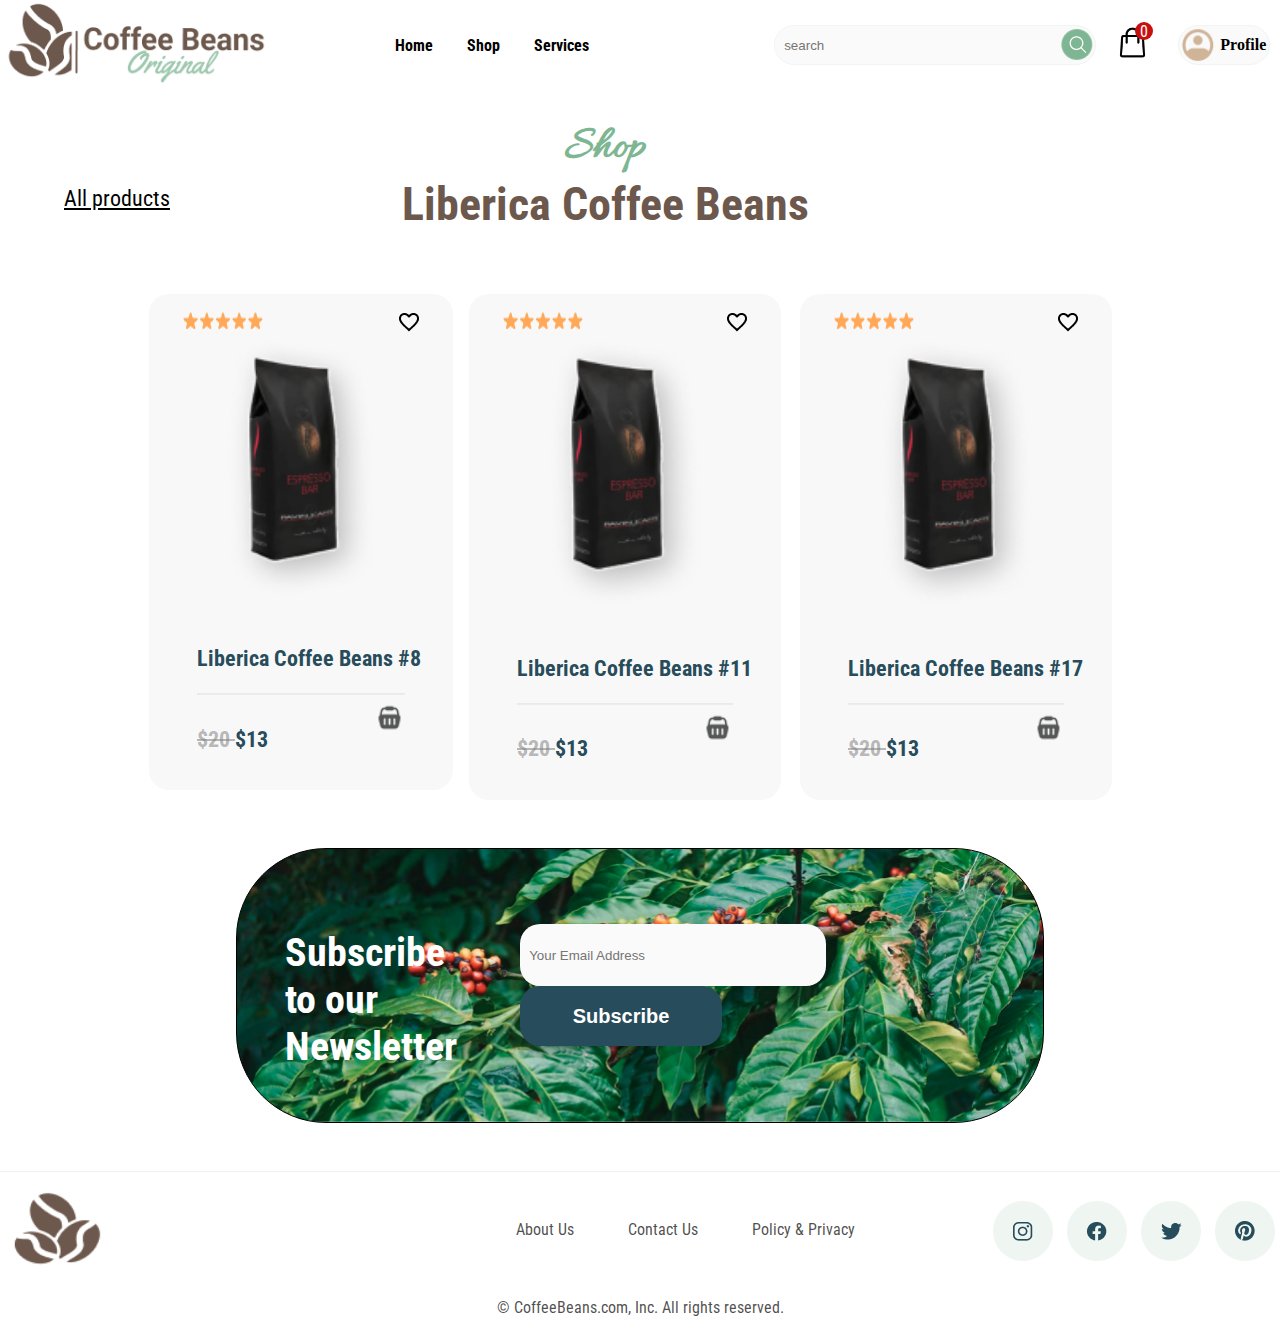
<file: Assignment 4/liberica.html>
<!DOCTYPE html>
<html lang="en">

<head>
    <meta charset="UTF-8">
    <meta name="viewport" content="width=device-width, initial-scale=1.0">
    <link rel="preconnect" href="https://fonts.googleapis.com">
    <link rel="preconnect" href="https://fonts.googleapis.com">
    <link rel="preconnect" href="https://fonts.gstatic.com" crossorigin>
    <link href="https://fonts.googleapis.com/css2?family=Roboto+Condensed&display=swap" rel="stylesheet">
    <link rel="preconnect" href="https://fonts.gstatic.com" crossorigin>
    <link
        href="https://fonts.googleapis.com/css2?family=Allura&family=Damion&family=Titillium+Web:wght@200&display=swap"
        rel="stylesheet">
    <script src="https://ajax.googleapis.com/ajax/libs/jquery/3.6.4/jquery.min.js"></script>
    <link rel="stylesheet" href="css/style.css">
    <link rel="stylesheet" href="css/loadMore.css">
    <link rel="stylesheet" href="css/cart.css">

    <title>Document</title>
</head>

<body>
    <!-- //Header section -->
    <header>
        <div class="topnav">
            <img class="logo" src="images/Logo.png" alt="logo" width="300px" width="318" height="83">
        </div>
        <nav class="menu">
            <ul class="navbar">
                <ul>
                    <a href="home.html">
                        <li class="navbar-h">Home</li>
                    </a>
                    <a href="products.html">
                        <li class="navbar-h">Shop</li>
                    </a>
                    <a href="services.html">
                        <li class="navbar-h">Services</li>
                    </a>
                </ul>
        </nav>
        <div class="icons">

            <div class="search">
                <input class="search-input" type="search" placeholder="  search">
                <img src="images/search.png" alt="search" class="searchimg">
            </div>

            <div class="icons2">
                <div class="cart-dropdown shopping">
                    <img class="cart-img" src="../Assignment 4/images/shopping-bag.png" alt="cart" width="35"
                        height="35" />
                    <div class="red">
                        <span class="quantity">0</span>
                    </div>
                </div>
                <div class="profile" width="113" height="20px">
                    <img src="images/profile.png" alt="cart" width="38" height="38">
                    <p class="pheader">Profile</p>
                </div>
                <div class="dropdown">
                    <button class="dropbtn">
                        <img src="../Assignment 4/images/more.png" alt="" width="35" height="35" />
                    </button>
                    <div class="dropdown-content">
                        <a href="#">Profile</a>
                        <a href="home.html">Home</a>
                        <a href="products.html">Shop</a>
                        <a href="services.html">Services</a>
                    </div>
                </div>
            </div>
        </div>
    </header>
    <br>
    <!------------------------------------------------------------------------------------------------------------>

    <!-- //Products section -->
    <section class="all">
        <div class="container">
            <div class="top-bestseller">
                <a href="products.html">
                    <p class="all-products">All products</p>
                </a>
                <p class="title-bestsellers"><span class="shop">Shop</span><br>Liberica Coffee Beans</p>
            </div>
            <div class="list cards">
            </div>
        </div>

    <!------------------------------------------------------------------------------------------------------------>

        <!-- //Cart section -->
        <div class="cart-c">
            <h1>Cart</h1>
            <ul class="listCard">
            </ul>
            <div class="checkOut">
                <div class="total">0</div>
                <div class="closeShopping">Close</div>
            </div>
        </div>
    </section>

    <!------------------------------------------------------------------------------------------------------------>

    <!-- //Load more button section -->
    <script>
        $(document).ready(function () {
            $(".card").slice(0, 8).show();
            $("#loadMore").on("click", function (e) {
                e.preventDefault();
                $(".card:hidden").slice(0, 8).slideDown();
                if ($(".card:hidden").length === 0) {
                    $("#loadMore").text(" ").addClass("noContent");
                }
            });

        })
    </script>

    <!------------------------------------------------------------------------------------------------------------>

    <!-- //Email Subscribtion section -->
    <div class="sub">
        <div class="sub-photo" style="background-image: url('images/footer.png');">
            <p class="p-sub">Subscribe to our Newsletter</p>
            <div class="form-sub">
                <input type="text" class="input-sub" placeholder="  Your Email Address">
                <button class="button-">Subscribe</button>
            </div>
        </div>
    </div>
    </section>

    <!------------------------------------------------------------------------------------------------------------>

    <!-- //Footer section -->
    <footer>
        <div class="footer-set">
            <img class="footer-logo" src="images/footer-logo.png" alt="logo" height="100">
            <nav class="footer-m">
                <ul class="navbar">
                    <li class="navbar-f">About Us</li>
                    <a href="contactUs.html">
                        <li class="navbar-f">Contact Us</li>
                    </a>
                    <li class="navbar-f">Policy & Privacy</li>
                </ul>
            </nav>

            <div class="icons-footer">
                <img class="media" src="images/instagram.png" alt="">
                <img class="media" src="images/facebook.png" alt="">
                <img class="media" src="images/twitter.png" alt="">
                <img class="media" src="images/pintrest.png" alt="">
            </div>
        </div>
        <p class="rights">
            © CoffeeBeans.com, Inc. All rights reserved.
        </p>
    </footer>

    <!------------------------------------------------------------------------------------------------------------>

    <!-- //JavaScript files -->
    <script src="js/liberica.js"></script>

</body>

</html>
</file>
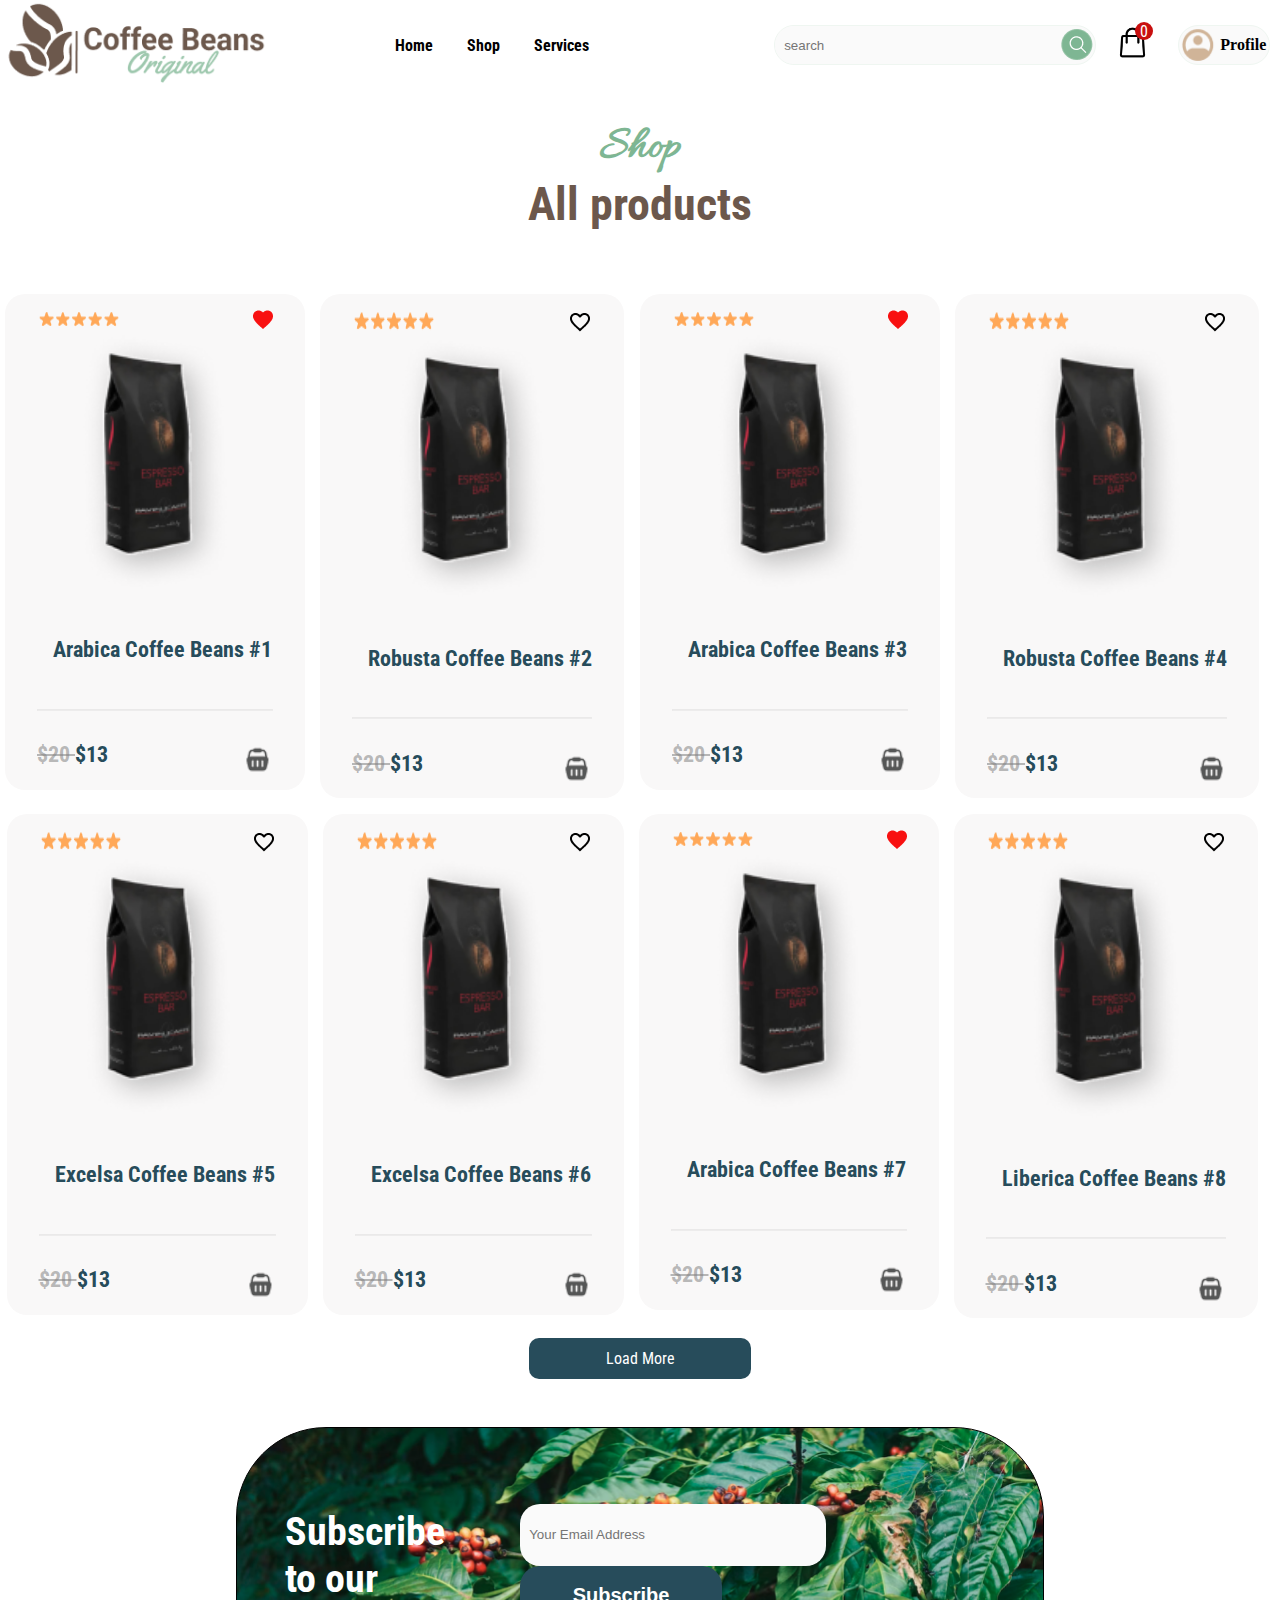
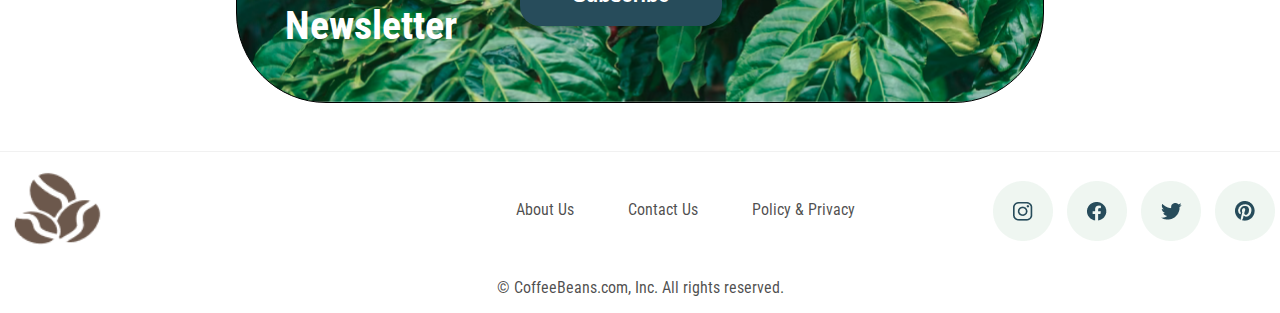
<file: Assignment 4/products.html>
<!DOCTYPE html>
<html lang="en">

<head>
    <meta charset="UTF-8">
    <meta name="viewport" content="width=device-width, initial-scale=1.0">
    <link rel="preconnect" href="https://fonts.googleapis.com">
    <link rel="preconnect" href="https://fonts.googleapis.com">
    <link rel="preconnect" href="https://fonts.gstatic.com" crossorigin>
    <link href="https://fonts.googleapis.com/css2?family=Roboto+Condensed&display=swap" rel="stylesheet">
    <link rel="preconnect" href="https://fonts.gstatic.com" crossorigin>
    <link
        href="https://fonts.googleapis.com/css2?family=Allura&family=Damion&family=Titillium+Web:wght@200&display=swap"
        rel="stylesheet">
    <script src="https://ajax.googleapis.com/ajax/libs/jquery/3.6.4/jquery.min.js"></script>
    <link rel="stylesheet" href="css/style.css">
    <link rel="stylesheet" href="css/loadMore.css">
    <link rel="stylesheet" href="css/cart.css">

    <title>Document</title>
</head>

<body>
    <!-- //Header search -->
    <header>
        <div class="topnav">
            <img class="logo" src="images/Logo.png" alt="logo" width="300px" width="318" height="83">
        </div>
        <nav class="menu">
            <ul class="navbar">
                <ul>
                    <a href="home.html">
                        <li class="navbar-h">Home</li>
                    </a>
                    <a href="products.html">
                        <li class="navbar-h">Shop</li>
                    </a>
                    <a href="services.html">
                        <li class="navbar-h">Services</li>
                    </a>
                </ul>
        </nav>
        <div class="icons">

            <div class="search">
                <input class="search-input" type="search" placeholder="  search">
                <img src="images/search.png" alt="search" class="searchimg">
            </div>

            <div class="icons2">
                <div class="cart-dropdown shopping">
                    <img class="cart-img" src="../Assignment 4/images/shopping-bag.png" alt="cart" width="35"
                        height="35" />
                    <div class="red">
                        <span class="quantity">0</span>
                    </div>
                </div>
                <div class="profile" width="113" height="20px">
                    <img src="images/profile.png" alt="cart" width="38" height="38">
                    <p class="pheader">Profile</p>
                </div>
                <div class="dropdown">
                    <button class="dropbtn">
                        <img src="../Assignment 4/images/more.png" alt="" width="35" height="35" />
                    </button>
                    <div class="dropdown-content">
                        <a href="#">Profile</a>
                        <a href="home.html">Home</a>
                        <a href="products.html">Shop</a>
                        <a href="services.html">Services</a>
                    </div>
                </div>
            </div>
        </div>
    </header>
    <br>
    <!------------------------------------------------------------------------------------------------------------>

    <!-- //Products section -->
    <section class="all">
        <div class="container">
            <p class="title-products"><span class="shop">Shop</span><br>All products</p>

            <div class="list cards">

            </div>
        </div>
        <a href="#" id="loadMore">Load More</a>

        <!------------------------------------------------------------------------------------------------------------>

        <!-- //Cart section -->
        <div class="cart-c">
            <h1>Cart</h1>
            <ul class="listCard">

            </ul>
            <div class="checkOut">
                <div class="total">0</div>
                <div class="closeShopping">Close</div>
            </div>
        </div>
    </section>

    <!------------------------------------------------------------------------------------------------------------>

    <!-- //Load more button section -->
    <script>
        $(document).ready(function () {
            $(".card").slice(0, 8).show();
            $("#loadMore").on("click", function (e) {
                e.preventDefault();
                $(".card:hidden").slice(0, 8).slideDown();
                if ($(".card:hidden").length === 0) {
                    $("#loadMore").text(" ").addClass("noContent");
                }
            });
        })
    </script>

    <!------------------------------------------------------------------------------------------------------------>

    <!-- //Email Subscribtion section -->
    <div class="sub">
        <div class="sub-photo" style="background-image: url('images/footer.png');">
            <p class="p-sub">Subscribe to our Newsletter</p>
            <div class="form-sub">
                <input type="text" class="input-sub" placeholder="  Your Email Address">
                <button class="button-">Subscribe</button>
            </div>
        </div>
    </div>
    </section>

    <!------------------------------------------------------------------------------------------------------------>

    <!-- //Footer section -->
    <footer>
        <div class="footer-set">
            <img class="footer-logo" src="images/footer-logo.png" alt="logo" height="100">
            <nav class="footer-m">
                <ul class="navbar">
                    <li class="navbar-f">About Us</li>
                    <a href="contactUs.html">
                        <li class="navbar-f">Contact Us</li>
                    </a>
                    <li class="navbar-f">Policy & Privacy</li>
                </ul>
            </nav>

            <div class="icons-footer">
                <img class="media" src="images/instagram.png" alt="">
                <img class="media" src="images/facebook.png" alt="">
                <img class="media" src="images/twitter.png" alt="">
                <img class="media" src="images/pintrest.png" alt="">
            </div>
        </div>
        <p class="rights">
            © CoffeeBeans.com, Inc. All rights reserved.
        </p>
    </footer>
    <!------------------------------------------------------------------------------------------------------------>
    
    <!-- //JavaScript files -->
    <script src="js/cart.js"></script>

    

</body>

</html>
</file>
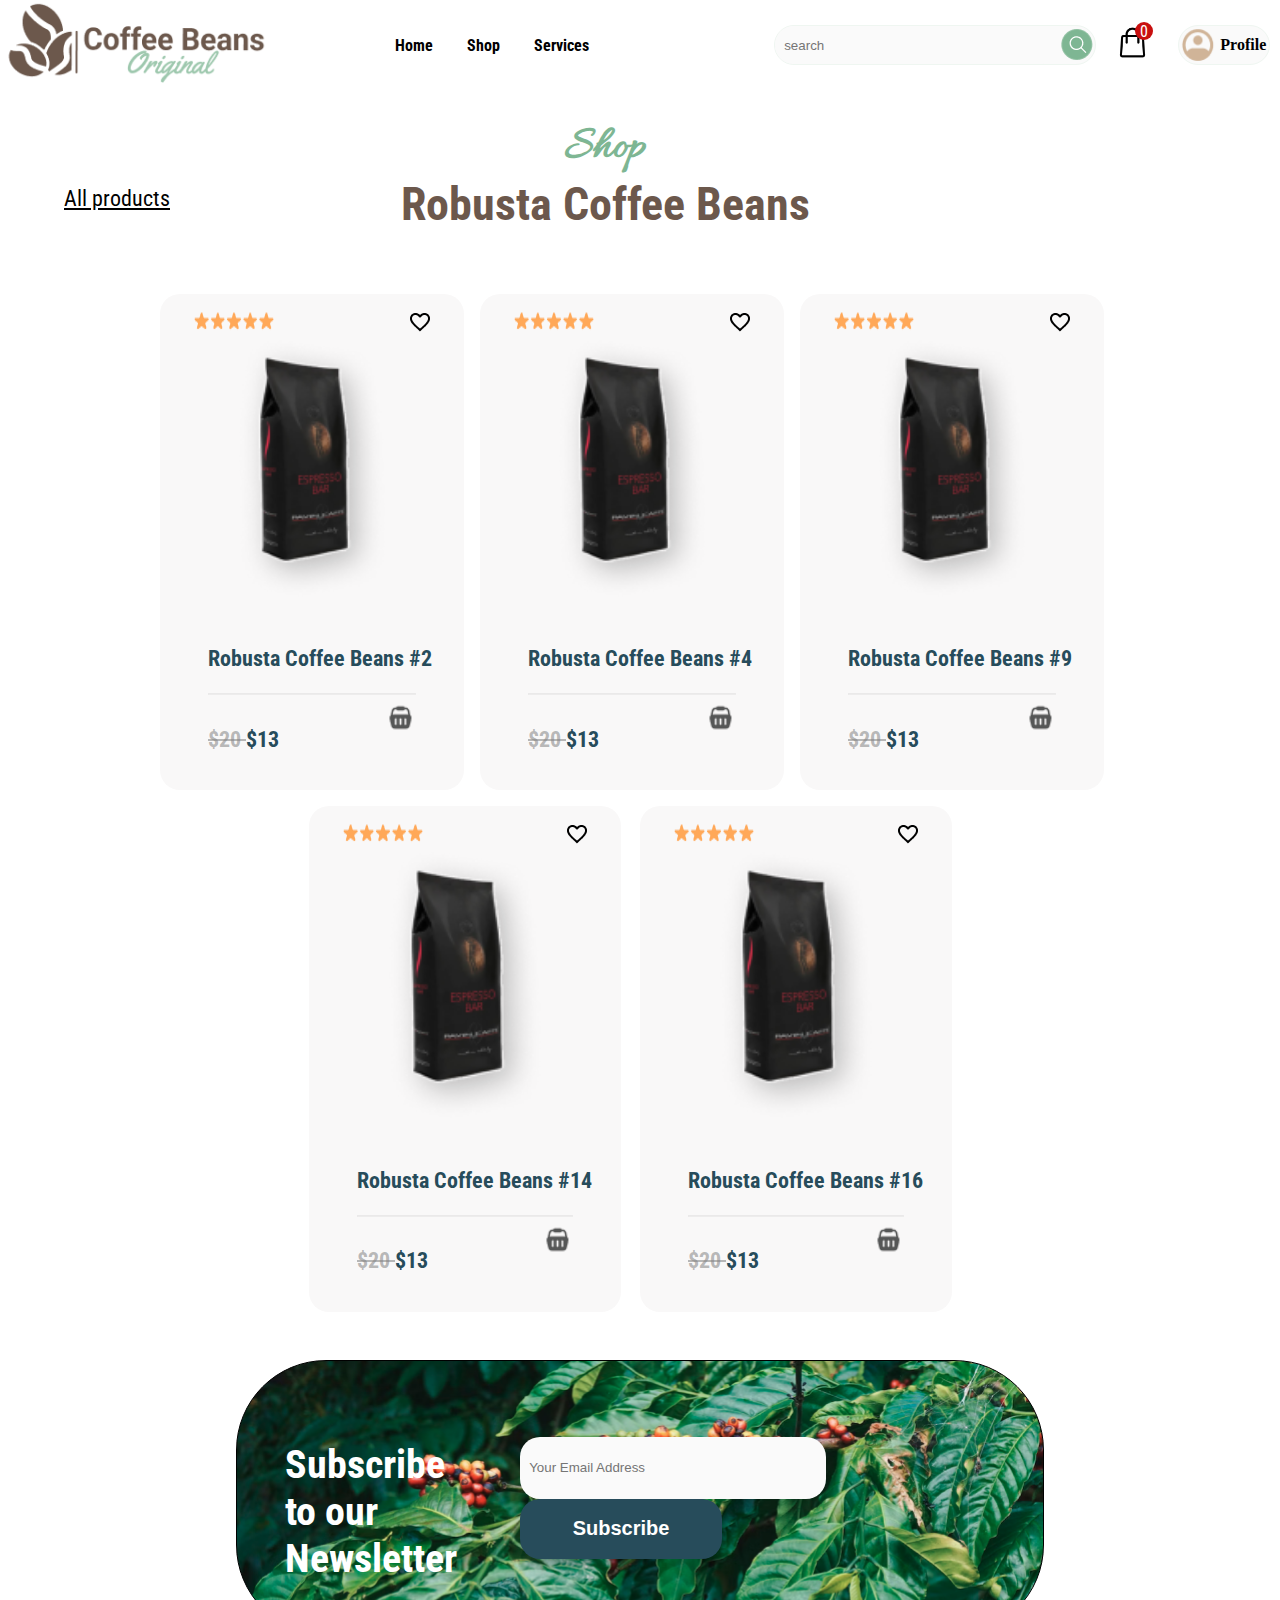
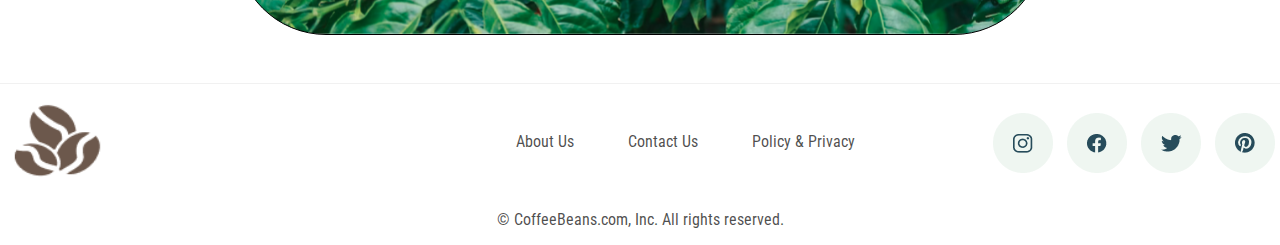
<file: Assignment 4/robusta.html>
<!DOCTYPE html>
<html lang="en">

<head>
    <meta charset="UTF-8">
    <meta name="viewport" content="width=device-width, initial-scale=1.0">
    <link rel="preconnect" href="https://fonts.googleapis.com">
    <link rel="preconnect" href="https://fonts.googleapis.com">
    <link rel="preconnect" href="https://fonts.gstatic.com" crossorigin>
    <link href="https://fonts.googleapis.com/css2?family=Roboto+Condensed&display=swap" rel="stylesheet">
    <link rel="preconnect" href="https://fonts.gstatic.com" crossorigin>
    <link
        href="https://fonts.googleapis.com/css2?family=Allura&family=Damion&family=Titillium+Web:wght@200&display=swap"
        rel="stylesheet">
    <script src="https://ajax.googleapis.com/ajax/libs/jquery/3.6.4/jquery.min.js"></script>
    <link rel="stylesheet" href="css/style.css">
    <link rel="stylesheet" href="css/loadMore.css">
    <link rel="stylesheet" href="css/cart.css">

    <title>Document</title>
</head>

<body>
    <!-- //Header section -->
    <header>
        <div class="topnav">
            <img class="logo" src="images/Logo.png" alt="logo" width="300px" width="318" height="83">
        </div>
        <nav class="menu">
            <ul class="navbar">
                <ul>
                    <a href="home.html">
                        <li class="navbar-h">Home</li>
                    </a>
                    <a href="products.html">
                        <li class="navbar-h">Shop</li>
                    </a>
                    <a href="services.html">
                        <li class="navbar-h">Services</li>
                    </a>
                </ul>
        </nav>
        <div class="icons">

            <div class="search">
                <input class="search-input" type="search" placeholder="  search">
                <img src="images/search.png" alt="search" class="searchimg">
            </div>

            <div class="icons2">
                <div class="cart-dropdown shopping">
                    <img class="cart-img" src="../Assignment 4/images/shopping-bag.png" alt="cart" width="35"
                        height="35" />
                    <div class="red">
                        <span class="quantity">0</span>
                    </div>
                </div>
                <div class="profile" width="113" height="20px">
                    <img src="images/profile.png" alt="cart" width="38" height="38">
                    <p class="pheader">Profile</p>
                </div>
                <div class="dropdown">
                    <button class="dropbtn">
                        <img src="../Assignment 4/images/more.png" alt="" width="35" height="35" />
                    </button>
                    <div class="dropdown-content">
                        <a href="#">Profile</a>
                        <a href="home.html">Home</a>
                        <a href="products.html">Shop</a>
                        <a href="services.html">Services</a>
                    </div>
                </div>
            </div>
        </div>
    </header>
    <br>
    <!------------------------------------------------------------------------------------------------------------>

    <!-- //Products section -->
    <section class="all">
        <div class="container">
            <div class="top-bestseller">
                <a href="products.html">
                    <p class="all-products">All products</p>
                </a>
                <p class="title-bestsellers"><span class="shop">Shop</span><br>Robusta Coffee Beans</p>
            </div>
            <div class="list cards">
            </div>
        </div>

    <!------------------------------------------------------------------------------------------------------------>

        <!-- //Cart section -->
        <div class="cart-c">
            <h1>Cart</h1>
            <ul class="listCard">
            </ul>
            <div class="checkOut">
                <div class="total">0</div>
                <div class="closeShopping">Close</div>
            </div>
        </div>
    </section>

    <!------------------------------------------------------------------------------------------------------------>

    <!-- //Load more button section -->
    <script>
        $(document).ready(function () {
            $(".card").slice(0, 8).show();
            $("#loadMore").on("click", function (e) {
                e.preventDefault();
                $(".card:hidden").slice(0, 8).slideDown();
                if ($(".card:hidden").length === 0) {
                    $("#loadMore").text(" ").addClass("noContent");
                }
            });

        })
    </script>

    <!------------------------------------------------------------------------------------------------------------>

    <!-- //Email Subscribtion section -->
    <div class="sub">
        <div class="sub-photo" style="background-image: url('images/footer.png');">
            <p class="p-sub">Subscribe to our Newsletter</p>
            <div class="form-sub">
                <input type="text" class="input-sub" placeholder="  Your Email Address">
                <button class="button-">Subscribe</button>
            </div>
        </div>
    </div>
    </section>

    <!------------------------------------------------------------------------------------------------------------>

    <!-- //Footer section -->
    <footer>
        <div class="footer-set">
            <img class="footer-logo" src="images/footer-logo.png" alt="logo" height="100">
            <nav class="footer-m">
                <ul class="navbar">
                    <li class="navbar-f">About Us</li>
                    <a href="contactUs.html">
                        <li class="navbar-f">Contact Us</li>
                    </a>
                    <li class="navbar-f">Policy & Privacy</li>
                </ul>
            </nav>

            <div class="icons-footer">
                <img class="media" src="images/instagram.png" alt="">
                <img class="media" src="images/facebook.png" alt="">
                <img class="media" src="images/twitter.png" alt="">
                <img class="media" src="images/pintrest.png" alt="">
            </div>
        </div>
        <p class="rights">
            © CoffeeBeans.com, Inc. All rights reserved.
        </p>
    </footer>

    <!------------------------------------------------------------------------------------------------------------>

    <!-- //JavaScript files -->
    <script src="js/Robusta.js"></script>

</body>

</html>
</file>
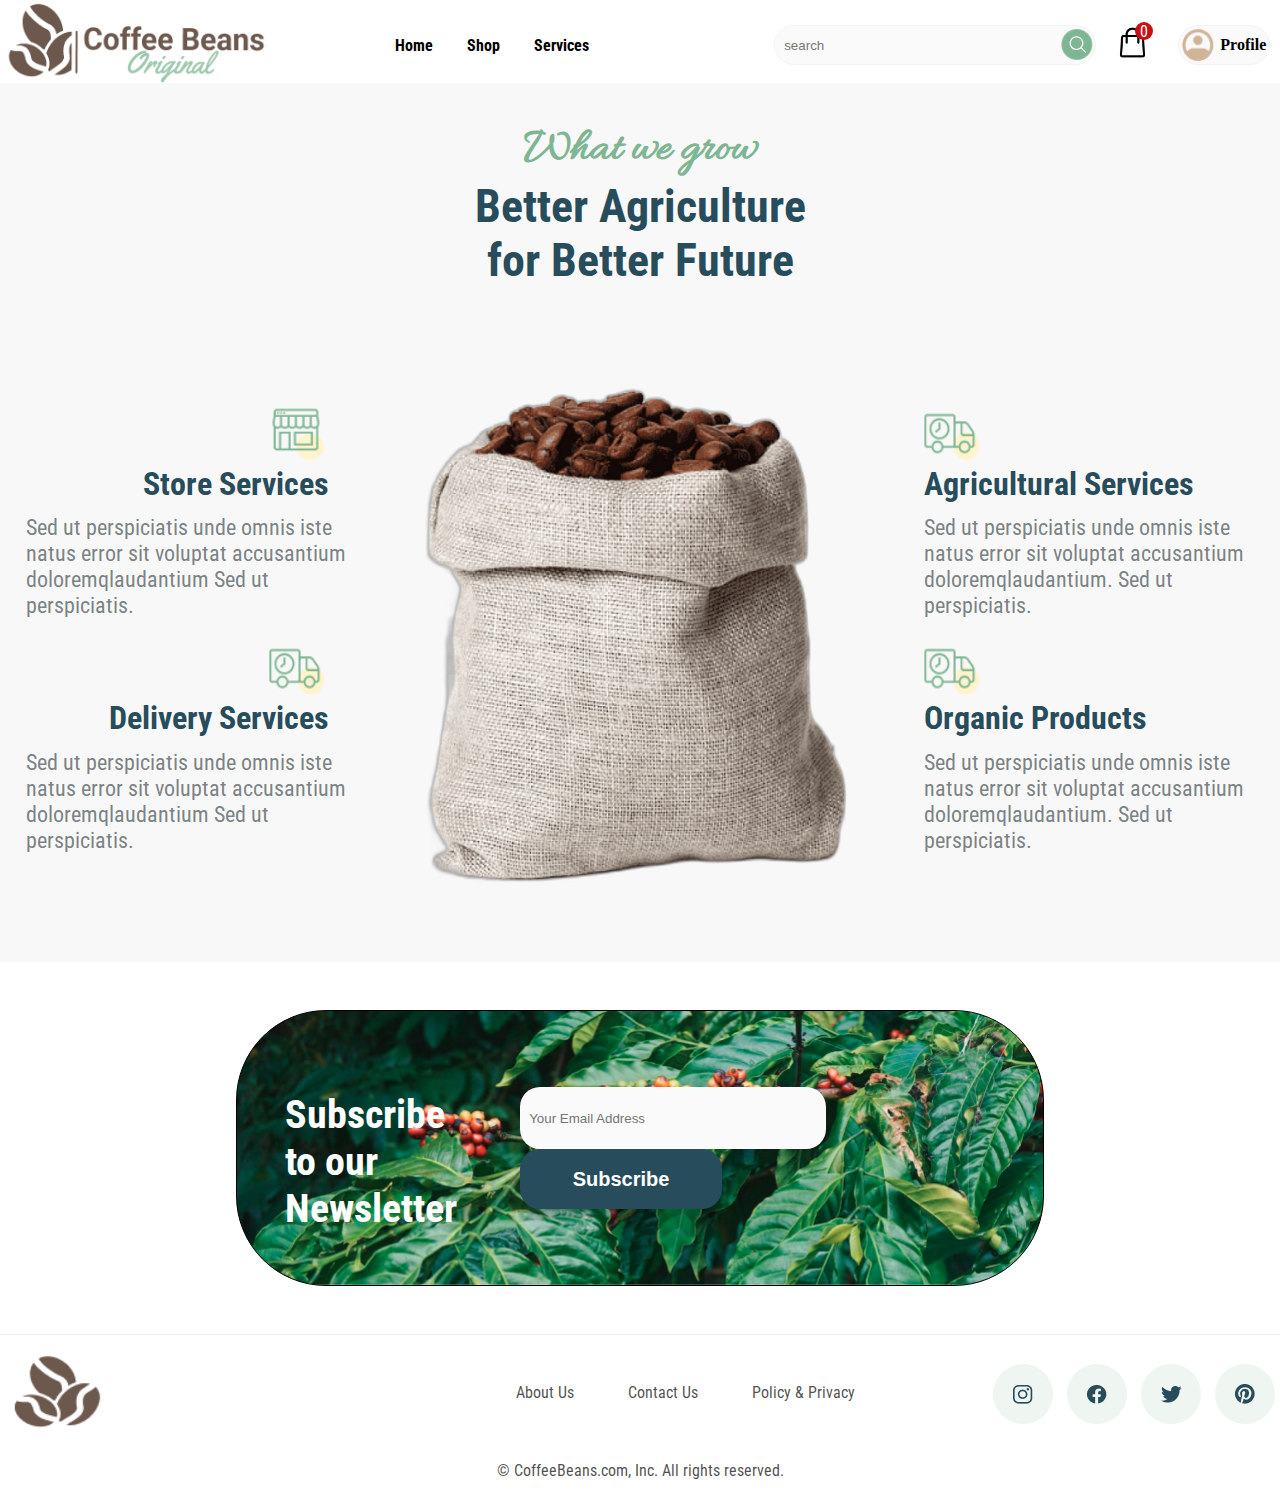
<file: Assignment 4/services.html>
<!DOCTYPE html>
<html lang="en">

<head>
  <meta charset="UTF-8" />
  <meta http-equiv="X-UA-Compatible" content="IE=edge" />
  <meta name="viewport" content="width=device-width, initial-scale=1.0" />
  <link rel="preconnect" href="https://fonts.googleapis.com" />
  <link rel="preconnect" href="https://fonts.googleapis.com" />
  <link rel="preconnect" href="https://fonts.gstatic.com" crossorigin />
  <link href="https://fonts.googleapis.com/css2?family=Roboto+Condensed&display=swap" rel="stylesheet" />
  <link rel="preconnect" href="https://fonts.gstatic.com" crossorigin />
  <link href="https://fonts.googleapis.com/css2?family=Allura&family=Damion&family=Titillium+Web:wght@200&display=swap"
    rel="stylesheet" />
  <link rel="stylesheet" href="css/style.css" />
  <link rel="stylesheet" href="css/services.css">
  <link rel="stylesheet" href="css/cart.css">
  <title>Document</title>
</head>

<body>
  <!-- //Header section -->
  <header>
    <div class="topnav">
      <img class="logo" src="images/Logo.png" alt="logo" width="300px" width="318" height="83">
    </div>
    <nav class="menu">
      <ul class="navbar">
        <ul>
          <a href="home.html">
            <li class="navbar-h">Home</li>
          </a>
          <a href="products.html">
            <li class="navbar-h">Shop</li>
          </a>
          <a href="services.html">
            <li class="navbar-h">Services</li>
          </a>
        </ul>
    </nav>
    <div class="icons">

      <div class="search">
        <input class="search-input" type="search" placeholder="  search">
        <img src="images/search.png" alt="search" class="searchimg">
      </div>

      <div class="icons2">
        <div class="cart-dropdown shopping">
          <img class="cart-img" src="../Assignment 4/images/shopping-bag.png" alt="cart" width="35" height="35" />
          <div class="red">
            <span class="quantity">0</span>
          </div>
        </div>
        <div class="profile" width="113" height="20px">
          <img src="images/profile.png" alt="cart" width="38" height="38">
          <p class="pheader">Profile</p>
        </div>
        <div class="dropdown">
          <button class="dropbtn">
            <img src="../Assignment 4/images/more.png" alt="" width="35" height="35" />
          </button>
          <div class="dropdown-content">
            <a href="#">Profile</a>
            <a href="home.html">Home</a>
            <a href="products.html">Shop</a>
            <a href="services.html">Services</a>
          </div>
        </div>
      </div>
    </div>
  </header>
  <br />
  <!------------------------------------------------------------------------------------------------------------>

  <!-- //Services section -->
  <div class="contain">
    <p class="services-t">
      <span class="grow">What we grow</span><br />
      Better Agriculture for Better Future
    </p>

    <div class="service-content">

      <div class="services-l services">
        <div class="service1 service serv">
          <p class="l-img"><img src="images/store.png" alt="" width="60px" height="60px"></p>
          <p class="head-rl">Store Services</p>
          <p class="services-p">Sed ut perspiciatis unde omnis iste natus error sit voluptat accusantium
            doloremqlaudantium Sed ut perspiciatis.</p>
        </div>

        <div class="service2 service serv">
          <p class="l-img"><img src="images/delivery.png" alt="" width="60px" height="60px"></p>
          <p class="head-rl">Delivery Services</p>
          <p class="services-p">Sed ut perspiciatis unde omnis iste natus error sit voluptat accusantium
            doloremqlaudantium Sed ut perspiciatis.</p>
        </div>

      </div>

      <div class="img">
        <p><img src="images/services-img.png" alt="" width="450px"></p>
      </div>

      <div class="services-r services">

        <div class="service3 serv">
          <p class="r-img"><img src="images/delivery.png" alt="" width="60px" height="60px"></p>
          <p class="head-rr">Agricultural Services</p>
          <p class="services-p">Sed ut perspiciatis unde omnis iste natus error sit voluptat accusantium
            doloremqlaudantium. Sed ut perspiciatis.
          </p>
        </div>
        <div class="service4 serv">
          <p class="r-img"><img src="images/delivery.png" alt="" width="60px" height="60px"></p>
          <p class="head-rr">Organic Products</p>
          <p class="services-p">Sed ut perspiciatis unde omnis iste natus error sit voluptat accusantium
            doloremqlaudantium. Sed ut perspiciatis.
          </p>
        </div>

      </div>

    </div>
  </div>

    <!------------------------------------------------------------------------------------------------------------>

    <!-- //Cart section -->
  <div class="cart-c">
    <h1>Cart</h1>
    <ul class="listCard">

    </ul>
    <div class="checkOut">
      <div class="total">0</div>
      <div class="closeShopping">Close</div>
    </div>
  </div>

  <!------------------------------------------------------------------------------------------------------------>

  <!-- //Email Subscribtion -->
  <div class="sub">
    <div class="sub-photo" style="background-image: url('images/footer.png');">
      <p class="p-sub">Subscribe to our Newsletter</p>
      <div class="form-sub">
        <input type="text" class="input-sub" placeholder="  Your Email Address">
        <button class="button-">Subscribe</button>
      </div>
    </div>
  </div>
  </section>
  <!------------------------------------------------------------------------------------------------------------>

  <!-- //Footer section -->
  <footer>
    <div class="footer-set">
      <img class="footer-logo" src="images/footer-logo.png" alt="logo" height="100">
      <nav class="footer-m">
        <ul class="navbar">
          <li class="navbar-f">About Us</li>
          <a href="contactUs.html">
            <li class="navbar-f">Contact Us</li>
          </a>
          <li class="navbar-f">Policy & Privacy</li>
        </ul>
      </nav>

      <div class="icons-footer">
        <img class="media" src="images/instagram.png" alt="">
        <img class="media" src="images/facebook.png" alt="">
        <img class="media" src="images/twitter.png" alt="">
        <img class="media" src="images/pintrest.png" alt="">
      </div>
    </div>
    <p class="rights">
      © CoffeeBeans.com, Inc. All rights reserved.
    </p>
  </footer>

  <!------------------------------------------------------------------------------------------------------------>

  <!-- //JavaScript files -->
  <script src="js/cart.js"></script>

</body>
</html>
</file>
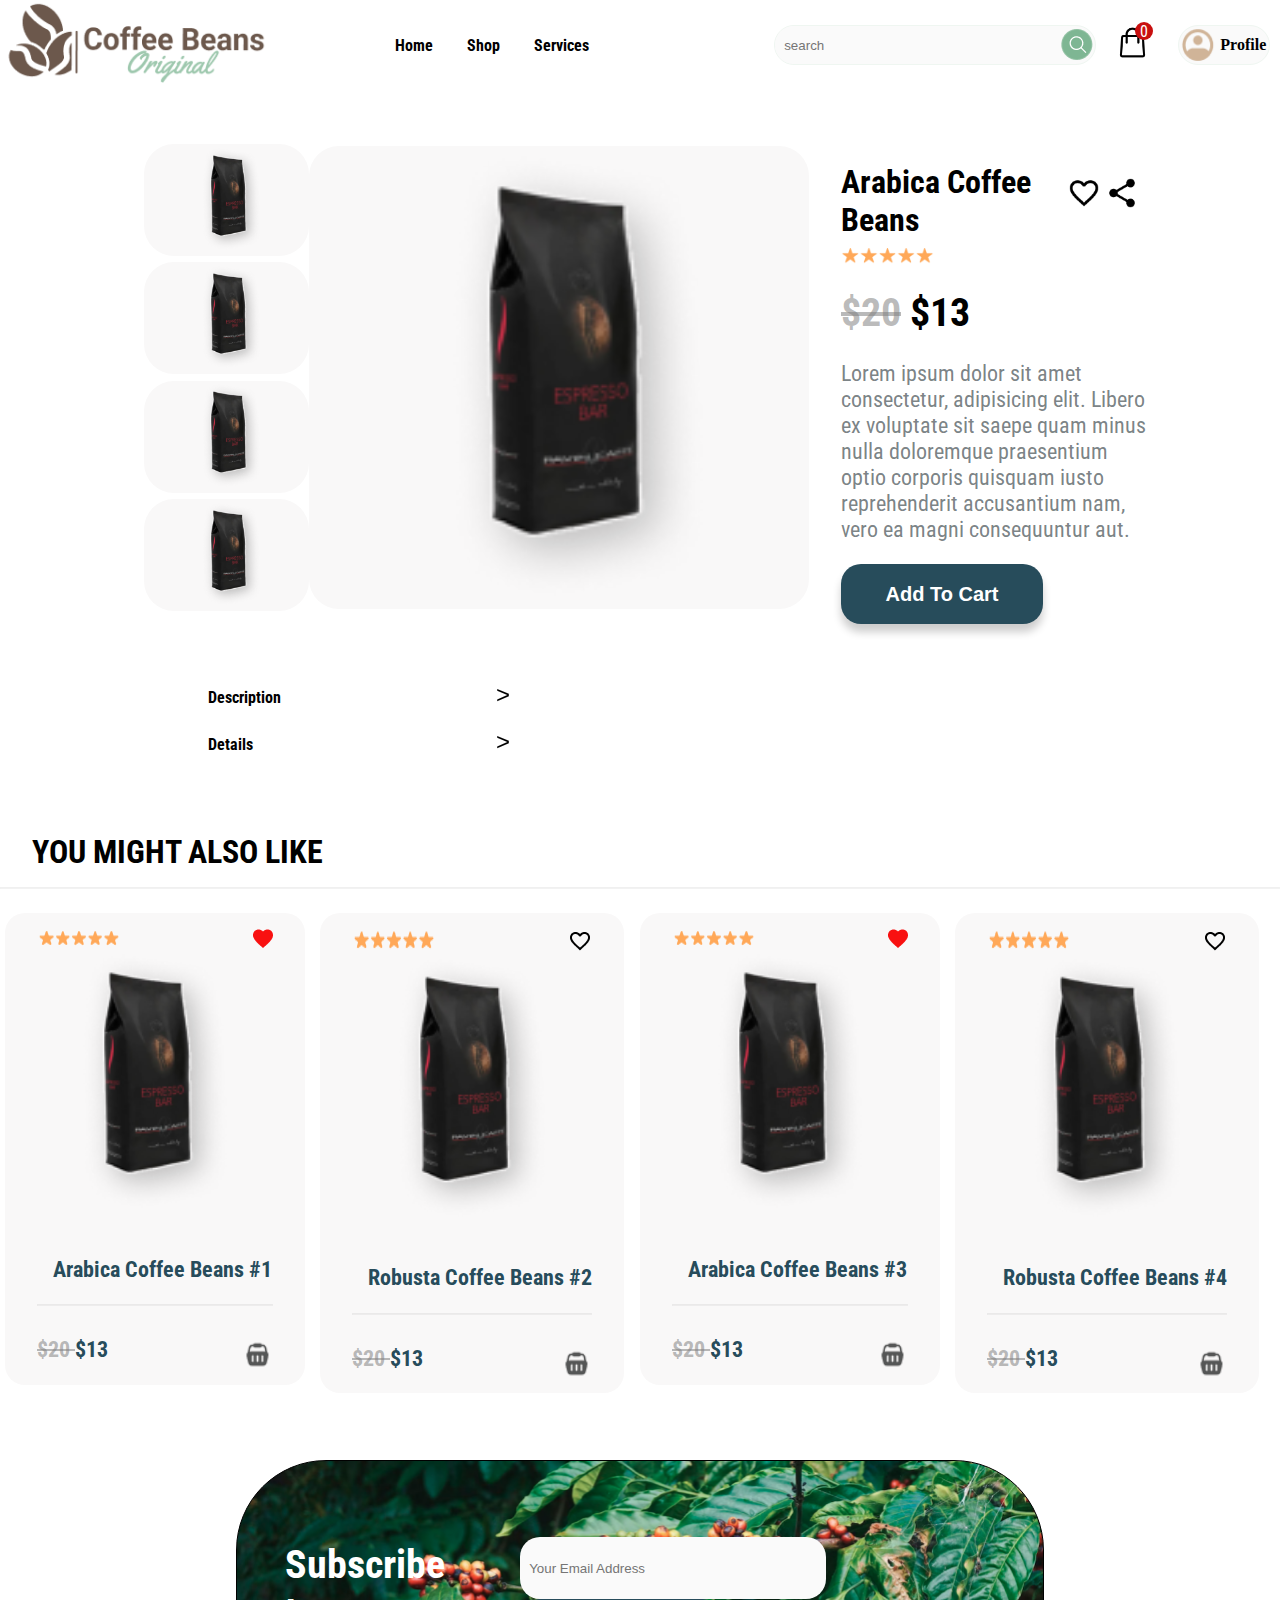
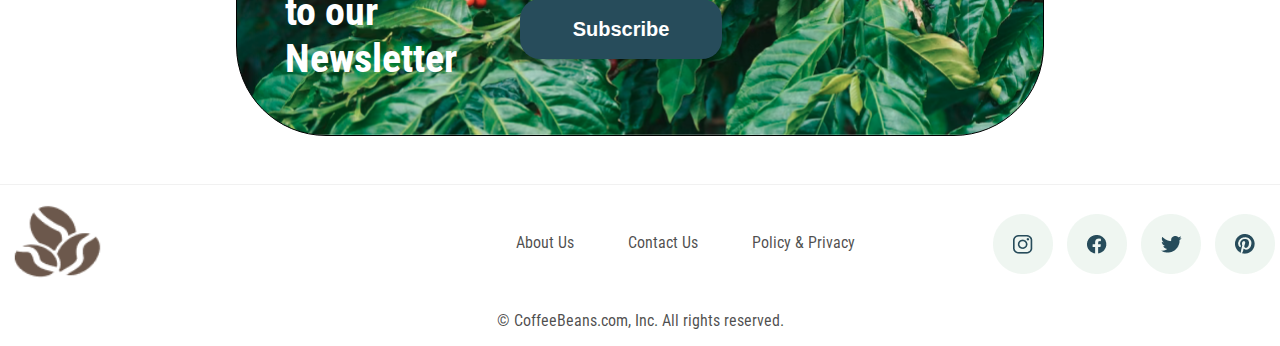
<file: Assignment 4/singleProduct.html>
<!DOCTYPE html>
<html lang="en">

<head>
    <meta charset="UTF-8">
    <meta http-equiv="X-UA-Compatible" content="IE=edge">
    <meta name="viewport" content="width=device-width, initial-scale=1.0">
    <link rel="preconnect" href="https://fonts.googleapis.com">
    <link rel="preconnect" href="https://fonts.googleapis.com">
    <link rel="preconnect" href="https://fonts.gstatic.com" crossorigin>
    <link href="https://fonts.googleapis.com/css2?family=Roboto+Condensed&display=swap" rel="stylesheet">
    <link rel="preconnect" href="https://fonts.gstatic.com" crossorigin>
    <link
        href="https://fonts.googleapis.com/css2?family=Allura&family=Damion&family=Titillium+Web:wght@200&display=swap"
        rel="stylesheet">
    <script src="https://ajax.googleapis.com/ajax/libs/jquery/3.6.4/jquery.min.js"></script>

    <link rel="stylesheet" href="css/style.css">
    <link rel="stylesheet" href="css/singleProduct.css">
    <link rel="stylesheet" href="css/cart.css">
    <link rel="stylesheet" href="css/loadMore.css">
    <title>Document</title>
</head>

<body>
    <!-- //Header section -->
    <header>
        <div class="topnav">
            <img class="logo" src="images/Logo.png" alt="logo" width="300px" width="318" height="83">
        </div>
        <nav class="menu">
            <ul class="navbar">
                <ul>
                    <a href="home.html">
                        <li class="navbar-h">Home</li>
                    </a>
                    <a href="products.html">
                        <li class="navbar-h">Shop</li>
                    </a>
                    <a href="services.html">
                        <li class="navbar-h">Services</li>
                    </a>
                </ul>
        </nav>
        <div class="icons">

            <div class="search">
                <input class="search-input" type="search" placeholder="  search">
                <img src="images/search.png" alt="search" class="searchimg">
            </div>

            <div class="icons2">
                <div class="cart-dropdown shopping">
                    <img class="cart-img" src="../Assignment 4/images/shopping-bag.png" alt="cart" width="35"
                        height="35" />
                    <div class="red">
                        <span class="quantity">0</span>
                    </div>
                </div>
                <div class="profile" width="113" height="20px">
                    <img src="images/profile.png" alt="cart" width="38" height="38">
                    <p class="pheader">Profile</p>
                </div>
                <div class="dropdown">
                    <button class="dropbtn">
                        <img src="../Assignment 4/images/more.png" alt="" width="35" height="35" />
                    </button>
                    <div class="dropdown-content">
                        <a href="#">Profile</a>
                        <a href="home.html">Home</a>
                        <a href="products.html">Shop</a>
                        <a href="services.html">Services</a>
                    </div>
                </div>
            </div>
        </div>
    </header>
    <br>
  <!------------------------------------------------------------------------------------------------------------>

  <!-- //Single product section -->
    <section class="product-container">

        <div class="up">
            <div class="images">
                <div class="leftImages">
                    <div class="product-images"><img class="p-image" src="images/product.png" alt=""></div>
                    <div class="product-images"><img src="images/product.png" alt=""></div>
                    <div class="product-images"><img src="images/product.png" alt=""></div>
                    <div class="product-images"><img src="images/product.png" alt=""></div>
                </div>
                <div class="rightImage">
                    <img class="r-image" src="images/product.png" alt="">
                </div>
            </div>

            <div class="p-description">
                <div class="head">
                    <p class="p-name title">Arabica Coffee Beans</p>
                    <div class="head-icons">
                        <img src="images/single-heart.png" alt="" width="40%">
                        <img src="images/share.png" alt="" width="40%">
                    </div>
                </div>
                <img class="stars" src="images/single-stars.png" alt="" width="30%">
                <p class="s-price" style="font-size: 2.5rem; font-weight: bold;"><span
                        style="color: rgba(128, 128, 128, 0.548); text-decoration: line-through;">$20</span>
                    $13</p>
                <p class="s-desc">
                    Lorem ipsum dolor sit amet consectetur, adipisicing elit. Libero ex voluptate sit saepe quam
                    minus nulla doloremque praesentium optio corporis quisquam iusto reprehenderit accusantium nam,
                    vero ea magni consequuntur aut.
                </p>
                <button class="button-">Add To Cart</button>
            </div>
        </div>
        <div class="down">
            <div id="topUploadDocumentation">
                <section class="attributeDocumentation">
                    <h3 class="d-name">Description</h3>
                    <section class="hiddenContent details">
                        <p>Lorem ipsum dolor sit amet, consectetur adipisicing elit. Vero corporis natus laborum
                            temporibus adipisci
                            quis quod modi, molestias quibusdam asperiores, ducimus mollitia! Veritatis voluptatum
                            mollitia sapiente
                            tempora non dolore voluptates.</p>
                    </section>
                </section>
                <section class="attributeDocumentation">
                    <h3 class="d-name">Details</h3>
                    <section class="hiddenContent details">
                        <p>Lorem ipsum dolor sit amet consectetur, adipisicing elit. Necessitatibus earum molestiae quam
                            quae,
                            quisquam sequi quibusdam qui. Laborum alias saepe ab ullam facilis atque, repellendus id
                            exercitationem
                            provident, eligendi distinctio!</p>
                        <section class="hiddenContent">
                        </section>
                    </section>
                </section>
            </div>
        </div>
    </section>
    <br>

    <!-- ---------------------------------------------------------------------------------------------------------- -->

    <!-- //Recommendations section -->
    <section class="recommends">
        <p class="rec-title">
            YOU MIGHT ALSO LIKE
        </p>
        <hr>
        <div class="list cards">

        </div>
    </section>
    <!------------------------------------------------------------------------------------------------------------>
        
        <!-- //Load more section -->
        <script>
            $(document).ready(function () {
                $(".card").slice(0, 4).show();
                $("#loadMore").on("click", function (e) {
                    e.preventDefault();
                    $(".card:hidden").slice(0, 4).slideDown();
                    if ($(".card:hidden").length === 0) {
                        $("#loadMore").text(" ").addClass("noContent");
                    }
                });

            })
        </script>
    
    <!------------------------------------------------------------------------------------------------------------>
        
        <!-- //Cart section -->
        <div class="cart-c">
            <h1>Cart</h1>
            <ul class="listCard">
            </ul>
            <div class="checkOut">
                <div class="total">0</div>
                <div class="closeShopping">Close</div>
            </div>
        </div>
        <br>

  <!------------------------------------------------------------------------------------------------------------>
        <!-- //Email Subscribtion -->
        <div class="sub">
            <div class="sub-photo" style="background-image: url('images/footer.png');">
                <p class="p-sub">Subscribe to our Newsletter</p>
                <div class="form-sub">
                    <input type="text" class="input-sub" placeholder="  Your Email Address">
                    <button class="button-">Subscribe</button>
                </div>
            </div>
        </div>
    </section>

  <!------------------------------------------------------------------------------------------------------------>

  <!-- //Footer section -->
    <footer>
        <div class="footer-set">
            <img class="footer-logo" src="images/footer-logo.png" alt="logo" height="100">
            <nav class="footer-m">
                <ul class="navbar">
                    <li class="navbar-f">About Us</li>
                    <a href="contactUs.html">
                        <li class="navbar-f">Contact Us</li>
                    </a>
                    <li class="navbar-f">Policy & Privacy</li>
                </ul>
            </nav>

            <div class="icons-footer">
                <img class="media" src="images/instagram.png" alt="">
                <img class="media" src="images/facebook.png" alt="">
                <img class="media" src="images/twitter.png" alt="">
                <img class="media" src="images/pintrest.png" alt="">
            </div>
        </div>
        <p class="rights">
            © CoffeeBeans.com, Inc. All rights reserved.
        </p>
    </footer>

    <!------------------------------------------------------------------------------------------------------------>

    <!-- //JavaScript files -->
    <script src="js/singleProduct.js"></script>
    <script src="js/cart.js"></script>

</body>
</html>
</file>
<file: Assignment 4/css/style.css>
body {
    font-family: 'Roboto Condensed', sans-serif;
    margin: 0;
    padding: 0;
}

.search-input {
    outline: none;
}

header {
    display: flex;
    justify-content: space-around;
    position: fixed;
    background-color: white;
    width: 100%;
}

footer {
    margin: 0;
    padding: 0;
    border-top: 1px solid #0000000e;
}

.footer-set {
    display: flex;
}

.footer-m {
    display: flex;
    justify-content: space-around;
    white-space: nowrap;
    margin: auto;
    margin-left: 25%;
    margin-top: 2rem;
}

.navbar-f {
    display: inline;
    padding: 25px;
    font-weight: normal;
    color: #000000b3;
}

.navbar-f:hover {
    text-decoration: underline;
}

.icons-footer {
    margin-top: 1.5rem;
}

.rights {
    text-align: center;
    font-size: 1.4;
    color: #000000b3;
}

.navbar-h {
    display: inline;
    padding: 15px;
    font-weight: bold;
    color: #000000;
}

.navbar-h:hover {
    text-decoration: underline;
}

.menu {
    margin-top: 20px;
}

.icons {
    flex: 3;
    display: flex;
    justify-content: space-around;
    margin-top: 25px;
    margin-left: 10rem;
}

.search {
    display: grid;
    grid-template-columns: auto auto;
    width: 320px;
    height: 38px;
    border-radius: 36px;
    border: 1px solid #EFF6F1;
    background-color: #FAFAFA;
}

input {
    width: 285px;
    height: 38px;
    border-radius: 36px;
    background-color: #FAFAFA;
    border: none;
}


.searchimg {
    margin-top: 3px;
}

.footer-logo {
    margin-bottom: 10px;
}

.cart,
.profile {
    display: grid;
    grid-template-columns: auto auto;
    width: 113px;
    height: 38px;
    border-radius: 36px;
    background-color: #FAFAFA;
    border: 1px solid #EFF6F1;
    font-family: Kumbh Sans;
    font-size: 11;
    font-weight: bold;
    margin-left: 10px;
}

.cartimg {
    margin: 2px;
}

.pheader {
    margin-top: 10px;
    text-align: left;
    color: black;
}

.icons2 {
    width: 30%;
    display: flex;
    justify-content: flex-end;
}

.welcome {
    width: 100%;
    margin-top: 3rem;
}

.topimg {
    width: 100%;
    height: 780px;
}

.wlcm-content {
    margin: 13%;
}

.hparagraph {
    font-family: 'Allura', cursive;
    font-weight: bold;
    font-size: 2.9rem;
    color: #7EB693;
}

.phb {
    font-weight: bolder;
    font-size: 2.9rem;
    color: #6C584C;
    width: 50%;
    margin-top: -20px;
}

.button-signup,
.button-signin {
    width: 202px;
    height: 61px;
    background-color: #274C5B;
    color: white;
    font-weight: bold;
    font-size: 20px;
    border: none;
    border-radius: 10px;
    box-shadow: 0 8px 8px 0 rgba(0, 0, 0, 0.2);
    margin-top: -20px;
}

button {
    cursor: pointer;
}

.button-signup {}

.button-signin {}

/* section::after {
    content: "";
    display: table;
    clear: both;
} */

/* @media(max-width: 600px) {

    nav,
    article {
        width: 100%;
        height: auto;
    }
} */

.offers {
    margin: auto;
    margin-top: 4rem;
    display: flex;
    justify-content: center;
}

.ads {
    margin: 2rem;
    width: 533px;
    height: 272px;
    border-radius: 20px;
}

.p-ads {
    font-weight: bold;
    font-size: 2.8rem;
    color: white;
    padding: 2rem;
    padding-top: 3rem;
}

.natural {
    font-family: 'Allura', cursive;
}

.offer {
    font-weight: bold;
    font-size: 2.8rem;
    color: #6C584C;
    text-align: center;
    padding: 2rem;
    padding-top: 3rem;
}

.categories {
    width: 100%;
    background-color: #F4F3F1;
    text-align: center;
}

.categories-1 {
    font-size: 2rem;
    font-weight: bold;
    color: #274C5B;
    padding-top: 3rem;
}

.catigories-2 {
    display: flex;
    justify-content: center;
    padding-bottom: 3rem;
    font-size: 1.4rem;
    font-weight: bold;
    color: #2E2E2E;
}

.catigory {
    padding: 1rem;
    color: black;
}

.all-products {
    font-size: 1.4rem;
    margin: 4rem;
    margin-top: 7.4rem;
    color: #000000;
    text-decoration: underline;
}

.top-bestseller {
    display: flex;
}

.title-bestsellers {
    flex: 1;
    font-size: 2.9rem;
    font-weight: bold;
    color: #6C584C;
    text-align: center;
    margin-right: 19rem;
}

.shop {
    color: #7EB693;
    font-family: 'Allura', cursive;
}

.content {
    padding: 1rem;
}

.product-name {
    font-size: 1.4rem;
    white-space: nowrap;
    font-weight: bold;
    color: #274C5B;
}

hr {
    border-color: rgba(0, 0, 0, 0.026);
    background-color: rgba(0, 0, 0, 0.026);
}

.price {
    font-size: 1.4rem;
    font-weight: bold;
    color: #274C5B;
}

.card-footer {
    display: flex;
    justify-content: space-between;
}

.cart-img {
    cursor: pointer;
}

.cart-img:hover {
    opacity: 0.5;
    width: 40px;
    height: 40px;
}

.card-img {
    cursor: pointer;
    margin-top: 11%;
}

.card-img:hover {
    opacity: 0.5;
    width: 40px;
    height: 40px;
}

.product-icons {
    display: flex;
    justify-content: space-between;
}

.cards {
    display: flex;
    flex-wrap: wrap;
    justify-content: center;
    width: 100%;
}

.card {
    margin-top: 5%;
    padding: 1rem 2rem 0 2rem;
    width: 75%;
    background-color: #F9F8F8;
    border-radius: 20px;
}

.bestsellers {
    margin-bottom: 2rem;
}

.comments {
    font-size: 2.9rem;
    font-weight: bold;
    color: #274C5B;
}

.comment-p {
    font-size: 1.4rem;
    color: #525C60;
    width: 50%;
    margin: auto;
}

.reviewer {
    font-size: 1.4rem;
    font-weight: bold;
    color: #274C5B;
    margin-left: 0.5rem;
}

.comment-content {
    margin: auto;
    margin-top: 5%;
    display: grid;
    text-align: center;
    height: 576px;
    background-color: #274c5b25;
}

.img1,
.img2 {
    margin: auto;
}

.img2 {
    margin-top: 1rem;
}

.img3 {
    margin-bottom: 4rem;
    margin-left: 49.3%;
}

.features {
    margin: 5rem;
    display: flex;
    justify-content: center;
}

.features img {
    padding: 1rem;
}

.sub {
    margin: 3rem;
}

.sub-photo {
    margin: auto;
    width: 68%;
    height: 273.46px;
    border: 1px solid black;
    border-radius: 90px;
    display: flex;
    justify-content: space-between;
}

.p-sub {
    font-weight: bold;
    font-size: 2.5rem;
    color: white;
    width: 25%;
    margin: 3rem;
    margin-top: 5rem;
    border: #000000;
}

.button- {
    width: 202px;
    height: 60px;
    background-color: #274C5B;
    color: white;
    font-weight: bold;
    font-size: 20px;
    border: none;
    border-radius: 20px;
    box-shadow: 0 8px 8px 0 rgba(0, 0, 0, 0.2);
}

.input-sub {
    width: 302px;
    height: 60px;
    border-radius: 20px;
    border-color: rgba(0, 0, 0, 0.186);
}

.form-sub {
    margin: auto;
    margin-right: 3rem;
}

.media {
    padding: 5px;
}

.allProducts {
    font-size: 2.9rem;
    font-weight: bold;
    color: #6C584C;
    text-align: center;
}

.title-products {
    font-size: 2.9rem;
    font-weight: bold;
    color: #6C584C;
    text-align: center;
}

a {
    text-decoration: none;
}

.all {
    padding: auto;
    padding-top: 3rem;
}

/* --------------------------------------------------------- */
.dropbtn {
    padding-right: 16px;
    font-size: 16px;
    border: none;
    background-color: white;
}

.dropdown {
    position: relative;
    display: flex;
    display: none;
}

.dropdown-content {
    background-color: white;
    opacity: 1;
    margin-left: -10%;
}

.dropdown-content {
    display: none;
    position: absolute;
    top: 50%;
    min-width: 160px;
    box-shadow: 0px 8px 16px 0px rgba(0, 0, 0, 0.2);
    z-index: 1;
}

.dropdown-content a {
    color: black;
    padding: 12px 16px;
    text-decoration: none;
    display: block;
}

.cart-dropdown {
    display: flex;
}

.red {
    width: 18px;
    height: 18px;
    background-color: rgb(200, 15, 15);
    border-radius: 50%;
    color: white;
    text-align: center;
    position: relative;
    right: 30%;
    bottom: 5%;
}

.dropdown-content a:hover {
    background-color: #ddd;
}

.dropdown:hover .dropdown-content {
    display: block;
}

.topnav {
    display: flex;
}

@media screen and (max-width: 767px) {
    .offers {
        flex-direction: column;
    }

    .ads {
        width: 100%;
        border-radius: 0;
        background-repeat: no-repeat;
        margin: auto;
        height: 180px;
    }

    .catigories-2 {
        display: grid;
        grid-template-columns: auto auto;
        font-size: 1rem;
    }

    .catigory img {
        width: 80%;
    }

    .menu {
        display: none;
    }

    .search,
    .profile {
        display: none;
    }

    .logo-img {
        width: 200px;
        height: 90px;
        margin-left: 0;
    }

    .dropdown {
        display: flex;
        margin-top: 5%;
    }

    .logo {
        width: 200px;
        height: 80px;
    }

    .topnav {
        justify-content: space-between;
    }

    .p-ads,
    .offer {
        font-size: 2rem;
    }

    .img3 {
        margin-left: 48%;
    }

    .features img {
        width: 96%;
        padding: 0;
    }

    .features {
        display: grid;
        grid-template-columns: auto auto auto auto;
        margin: auto;
        margin-top: 10%;
        margin-bottom: 10%;
    }

    .top-bestseller {
        flex-direction: column-reverse;
    }

    .title-bestsellers {
        font-size: 1.4rem;
        /* white-space:nowrap; */
        margin-bottom: 5%;
        width: 100%;
        margin-right: 0;
    }

    .title-products {
        font-size: 2rem;
    }

    .shop {
        margin-bottom: 5%;
        font-size: 1.5rem;
    }

    .all-products {
        font-size: 1rem;
        text-align: center;
        margin-top: 0;
        margin: 0;
    }

    .comments {
        font-size: 2rem;
    }

    .comment-p {
        font-size: 1rem;
    }

    .categories-1 {
        font-size: 2rem;
    }

    .sub {
        display: none;
    }

    .comments {
        font-size: 2rem;
    }

    .comment-p {
        font-size: 1rem;
        margin: auto;
    }

    .reviewer {
        font-size: 1rem;
        margin-left: 0;
    }

    .img3 {
        margin: auto;
        margin-bottom: 6%;
    }

    .img1 {
        width: 20%;
    }

    .comment-content {
        height: 400px;
    }

    .footer-logo {
        display: none;
    }

    .footer-set {
        flex-direction: column;
    }

    .footer-m {
        width: 90%;
        margin: auto;
        white-space: nowrap;
        margin-left: 0;
        margin-right: 0;
        margin-top: 0;
    }

    .navbar-f {
        font-size: 1rem;
    }

    .icons-footer {
        width: 100%;
        display: flex;
        justify-content: center;
        margin: auto;
        margin-left: 0;
        margin-top: 0;
    }

    .media {
        width: 12%;
    }

    .rights {
        font-size: 1rem;
    }

    .hparagraph {
        font-size: 2rem;
    }

    .phb {
        font-size: 2rem;
        width: 100%;
    }

    .button-signup,
    .button-signin {
        margin-bottom: 12%;
    }

    .wlcm-content .but {
        margin-top: 15%;
    }

    .wlcm-content {
        margin-top: 30%;
    }

    .topimg {
        height: 650px;
    }

    .dropdown {
        margin-top: -8%;
    }
    .icons2 {
        width: 100%;
    }
}

@media screen and (min-width: 600px)and(max-width: 1024px) {
    .offers {
        flex-direction: column;
    }

    .ads {
        margin: auto;
    }
}

/* ---------------------------------------------- */

@media screen and (max-width: 1024px) {
    .offers {
        flex-direction: column;
    }

    .ads {
        margin: auto;
    }

    .catigories-2 {
        display: grid;
        grid-template-columns: auto auto;
        font-size: 1rem;
    }

    .catigory img {
        width: 80%;
    }

    .menu {
        display: none;
    }

    .search,
    .profile {
        display: none;
    }

    .logo-img {
        width: 200px;
        height: 90px;
        margin-left: 0;
    }

    .dropdown {
        display: flex;
        margin-top: 5%;
    }

    .logo {
        width: 200px;
        height: 80px;
    }

    .topnav {
        justify-content: space-between;
    }

    .p-ads,
    .offer {
        font-size: 2rem;
    }

    .img3 {
        margin-left: 48%;
    }

    .features img {
        width: 96%;
        padding: 0;
    }

    .features {
        display: grid;
        grid-template-columns: auto auto auto auto;
        margin: auto;
        margin-top: 10%;
        margin-bottom: 10%;
    }

    .top-bestseller {
        flex-direction: column-reverse;
    }

    .title-bestsellers {
        font-size: 1.4rem;
        /* white-space:nowrap; */
        margin-bottom: 5%;
        width: 100%;
        margin-right: 0;
    }

    .title-products {
        font-size: 2rem;
    }

    .shop {
        margin-bottom: 5%;
        font-size: 1.5rem;
    }

    .all-products {
        font-size: 1rem;
        text-align: center;
        margin-top: 0;
        margin: 0;
    }

    .comments {
        font-size: 2rem;
    }

    .comment-p {
        font-size: 1rem;
    }

    .categories-1 {
        font-size: 2rem;
    }

    .sub {
        display: none;
    }

    .comments {
        font-size: 2rem;
    }

    .comment-p {
        font-size: 1rem;
        margin: auto;
    }

    .reviewer {
        font-size: 1rem;
        margin-left: 0;
    }

    .img3 {
        margin: auto;
        margin-bottom: 6%;
    }

    .img1 {
        width: 20%;
    }

    .comment-content {
        height: 400px;
    }

    .footer-logo {
        display: none;
    }

    .footer-set {
        flex-direction: column;
    }

    .footer-m {
        width: 90%;
        margin: auto;
        white-space: nowrap;
        margin-left: 0;
        margin-right: 0;
        margin-top: 0;
    }

    .navbar-f {
        font-size: 1rem;
    }

    .icons-footer {
        width: 100%;
        display: flex;
        justify-content: center;
        margin: auto;
        margin-left: 0;
        margin-top: 0;
    }

    .media {
        width: 12%;
    }

    .rights {
        font-size: 1rem;
    }

    .hparagraph {
        font-size: 2rem;
    }

    .phb {
        font-size: 2rem;
        width: 100%;
    }

    .button-signup,
    .button-signin {
        margin-bottom: 12%;
    }

    .wlcm-content .but {
        margin-top: 15%;
    }

    .wlcm-content {
        margin-top: 30%;
    }

    .topimg {
        height: 650px;
    }
    .dropdown {
        margin-top: -8%;
    }
    .icons2 {
        width: 100%;
    }
}
</file>
<file: Assignment 4/css/loadMore.css>
body {
    font-family: 'Roboto Condensed', sans-serif;
    margin: 0;
    padding: 0;
}
#loadMore {
    width: 200px;
    color: #fff;
    display: block;
    text-align: center;
    margin: 20px auto;
    padding: 10px;
    border-radius: 10px;
    border: 1px solid transparent;
    background-color: #274C5B;
    transition: .3s;
}

#loadMore:hover {
    color: #274C5B;
    background-color: #fff;
    border: 1px solid #274C5B;
    text-decoration: none;
}

.noContent {
    color: #000 !important;
    background-color: transparent !important;
    pointer-events: none;
}
.card{
    display: none;
}
</file>
<file: Assignment 4/css/cart.css>
body {
    font-family: 'Roboto Condensed', sans-serif;
    margin: 0;
    padding: 0;
}
.cart-c {
    position: fixed;
    top: 0;
    left: 100%;
    width: 500px;
    background-color: white;
    height: 100vh;
    transition: 0.5s;
}

.active .cart-c {
    left: calc(100% - 500px);
}

.active .container {
    transform: translateX(-200px);
}

.cart-c h1 {
    color: black;
    font-weight: 100;
    margin: 0;
    padding: 0 20px;
    height: 80px;
    display: flex;
    align-items: center;
}

.cart-c .checkOut {
    position: absolute;
    bottom: 0;
    width: 100%;
    display: grid;
    grid-template-columns: repeat(2, 1fr);

}

.cart-c .checkOut div {
    background-color: #7EB693;
    color: black;
    width: 100%;
    height: 70px;
    display: flex;
    justify-content: center;
    align-items: center;
    font-weight: bold;
    cursor: pointer;
}

.carcart-ct .checkOut div:nth-child(2) {
    background-color: #1C1F25;
    color: black;
}

.listCard li {
    display: grid;
    color: black;
    row-gap: 10px;
}

.listCard li div {
    display: flex;
    justify-content: center;
    align-items: center;
}

.listCard li img {
    width: 90%;
}

.listCard li button {
    background-color: rgba(0, 0, 0, 0.971);
    border: none;
}

.listCard .count {
    margin: 0 10px;
}

.listCard li {
    display: grid;
    grid-template-columns: 100px repeat(3, 1fr);
    color: black;
    row-gap: 10px;
}

.listCard li div {
    display: flex;
    justify-content: center;
    align-items: center;
}

.listCard li img {
    width: 90%;
}

.listCard li button {
    background-color: #6c584c1d;
    border: none;
}

.listCard .count {
    margin: 0 10px;
}

.card .checkOut div:nth-child(2) {
    background-color: #1C1F25;
    color: #fff;
}
@media screen and (max-width: 767px) {
    .active .cart-c {
        left: calc(110% - 450px);
    }
}
</file>
<file: Assignment 4/css/contactUs.css>
.section1 {
    display: flex;
    flex-direction: row;
    margin-top: 6%;
    margin-left: 1.5%;
    margin-bottom: 5%
}

.section2 {
    margin-bottom: 5%;
}

.coffee-img {
    border-radius: 10px;
    margin: 3%;
}

.contact,
.location-top {
    color: #7EB693;
    font-family: 'Allura', cursive;
    font-size: 2.9rem;
    font-weight: bold;
    margin-left: 3%;
}

.contact-title {
    font-size: 2.9rem;
    font-weight: bold;
    color: #274C5B;
    margin-top: -2rem;
    margin-left: 0;
    width: 90%;
}

.loc-title {
    font-size: 2.9rem;
    font-weight: bold;
    color: #274C5B;
    margin-top: -2rem;
    margin-left: 0;
    width: 90%;
}

.loc-p {
    font-size: 1.4rem;
    margin-top: -1.3rem;
    color: #525c60c5;
    width: 90%;
}

.contact-p {
    font-size: 1.4rem;
    margin-top: -1.3rem;
    color: #525c60c5;
    width: 90%;
}

.contact-box {
    background-color: white;
    display: flex;
    border: 1px solid rgba(0, 0, 0, 0.119);
    border-radius: 20px;
    width: 45%;
    margin: 2%;
    box-shadow: rgba(149, 157, 165, 0.2) 0px 8px 24px;
}

.background {
    background-color: #F4F4F4;
    width: 27%;
    height: 100px;
    margin: 2%;
    border-radius: 20px;
}

.contact-img {
    margin-top: 23%;
    margin-left: 20%;
}

.box-header {
    font-size: 1.4rem;
    font-weight: bold;
    color: #274C5B;
}

.box-body {
    font-size: 1.4rem;
    color: #525c60c5;
    margin-top: -8%;
}

.contact-info {
    margin-top: 5%;
}

.location-bg {
    width: 95%;
    margin: auto;
    margin-left: 3%;
    height: 758px;
    border-radius: 30px;
}

.loc-content {
    background-color: white;
    width: 45%;
    border-radius: 20px;
    margin-top: 12%;
    margin-left: 50%;
    padding: 3px 5px 10px 3px;
}

.loc-icon {
    display: flex;
    margin-top: 8%;
    margin-left: 2%;
}

.content-loc {
    margin-left: 8%;
}

.location-icon {
    margin-top: -3.5%;
}

label {
    font-size: 1.4rem;
    font-weight: bold;
    color: #274C5B;
}

.row1 input,
.row2 input {
    width: 650px;
    height: 80px;
    border-radius: 10px;
    border: 1px solid #7eb693de;
    background-color: rgba(255, 255, 255, 0);
    outline-color: #274C5B;
    padding-left: 1%;
    margin-top: 4%;
    margin-bottom: 4%;
}

.contact-form {
    margin-left: 5%;
}

textarea {
    width: 1390px;
    border-radius: 10px;
    border: 1px solid #7eb693de;
    background-color: rgba(255, 255, 255, 0);
    outline-color: #274C5B;
    padding-left: 1%;
    margin-top: 2%;
    margin-bottom: 4%;
    font-size: 1rem;
    color: #ABABAB;
    height: 250px;
}

.row3 {
    margin-left: 3%;
    margin-top: -3%;
}

::placeholder {
    font-size: 1rem;
    color: #ABABAB;
}

.form-con {
    display: flex;
    flex-direction: row;
}

.col1 {
    margin: 3%;
}

.button1 {
    margin-left: 8%;
    margin-top: -2%;
    width: 202px;
    height: 60px;
    background-color: #274C5B;
    color: white;
    font-weight: bold;
    font-size: 20px;
    border: none;
    border-radius: 20px;
    box-shadow: 0 8px 8px 0 rgba(0, 0, 0, 0.2);
}

/* @media only screen and (max-width: 1024px) {
    .section1 {
        margin-top: 15%;
        width: 100%;
        flex-direction: column;
        margin-left: 4%;
    }

    .contact,
    .contact-title,
    .contact-p {
        text-align: center;
    }

    .section1 .coffee-img {
        margin-right: 10%;
        width: 87%;
    }

    .background {
        display: none;
    }

    .r-side .contact {
        margin-left: -10%;
    }

    .contact-info {
        margin: 20%;
        width: 100%;
    }

    .box-info {
        margin-left: 5%;
    }

    div .form-con {
        flex-direction: column;
        margin-top: 0;
    }

    #fname,
    #company,
    #email,
    #subject {
        width: 100%;
    }

    #message {
        width: 96%;
    }
}

@media only screen and (max-width: 700px) {
    .section1 {
        margin-top: 22%;
        width: 100%;
        flex-direction: column;
        margin-left: 4%;
    }

    .contact,
    .contact-title,
    .contact-p {
        text-align: center;
    }

    .coffee-img {
        margin: auto;
        width: 87%;
    }

    .background {
        display: none;
    }

    .r-side .contact {
        margin-left: -10%;
    }

    .contact-info {
        margin: 20%;
        width: 100%;
    }

    .box-info {
        margin-left: 5%;
    }

    div .form-con {
        flex-direction: column;
    }

    #fname,
    #company,
    #email,
    #subject {
        width: 100%;
    }

    #message {
        width: 96%;
    }
} */

@media only screen and (max-width: 600px) {
    .section1 {
        margin-top: 22%;
        flex-direction: column;
        margin-left: 4%;
    }

    .contact,
    .contact-title {
        font-size: 2rem;
    }

    .contact-p{
        font-size: 1rem;
    }

    .coffee-img {
        width: 90%;
    }

    .background {
        display: none;
    }

    .contact-info {
        margin: 10%;
        width: 150%;
    }

    div .form-con {
        flex-direction: column;
        margin-top: 0;
    }

    #fname,
    #company,
    #email,
    #subject {
        width: 100%;
    }

    #message {
        width: 96%;
    }

    section .button1 {
        margin: 8%;
        margin-left: 30%;
    }
    .box-info {
        margin-left: 5%;
    }
    .location-top, .loc-title{
        font-size: 2rem;
        white-space: nowrap;
    }
    .box-body, .loc-p{
        font-size: 1rem;
    }
    .location-bg{
        height: 500px;
    }
}
/* 
@media only screen and (max-width: 1550px) {
    div .form-con {
        flex-direction: column;
        margin-top: 0;
    }

    #fname,
    #company,
    #email,
    #subject {
        width: 100%;
    }

    #message {
        width: 96%;
    }
} */
</file>
<file: Assignment 4/css/services.css>
.contain{
    background-color: #F9F8F8;
    width: 100%;
    margin-top: 4rem;
    padding-top: 2rem;
}
.services-t{
    font-size: 2.9rem;
    font-weight: bold;
    color: #274C5B;
    text-align: center;
    width: 30%;
    margin: auto;
    margin-bottom: 8%;
}
.grow{
    color: #7EB693;
    font-family: 'Allura', cursive;
}
.service-content{
    display: flex;
    margin: 2%;
}
.l-img{
    text-align:right;
    margin-right: 6.5%;
}
.head-rl{
    margin-right: 6.5%;
    font-size: 2rem;
    font-weight: bold;
    text-align:right;
    color: #274C5B;
    margin-top: -1.3rem;
}
.services-p{
    font-size: 1.4rem;
    margin-top: -1.3rem;
    color: #525c60c5;
}
.service{
    width: 43%;
}
.head-rr{
    font-size: 2rem;
    font-weight: bold;
    color: #274C5B;
    margin-top: -1.3rem;
}
.services-l{
    flex: 16;
}
.services-r{
    flex: 7;
    margin-left: 5%;
}
.img{
    flex: 1;
    margin-left: -30%;
    margin-top: -12%;
}

@media screen and (max-width: 600px) {
    .services-t{
        font-size: 1.4rem;
        /* white-space:nowrap; */
        text-align: center;
        margin-bottom: 0;
        width: 100%;
    }
    .grow{
        margin-left: 100%;
        margin-bottom: 5%;
        font-size: 1.5rem;
    }
    .img{
        display: none;
    }
    .service-content{
        flex-direction: column;
    }
    .serv{
        margin: 0;
        padding: 0;
        text-align: center;

    }
    .serv p{
        font-size: 1.4rem;
    }
    .service{
        width: 100%;
        margin: auto;
        margin-bottom:0;
    }
    .l-img{
        text-align: center;
        margin-right: 0;
    }
    .head-rl{
        margin-right:0;
        margin-top: 0;
        text-align: center;
    }
    }
/*     
@media screen and (max-width: 1024px) {
    .services-t{
        font-size: 2rem;
        white-space:nowrap;
        text-align: center;
        margin-bottom: 0;
        width: 100%;
    }
    .grow{
        font-size: 2rem;
    }
    .img{
        display: none;
    }
    .service-content{
        flex-direction: column;
    }
    .serv{
        margin: 0;
        padding: 0;
        text-align: center;
    }
    .service{
        width: 100%;
        margin: auto;
        margin-bottom:0;
    }
    .l-img{
        text-align: center;
        margin-right: 0;
    }
    .head-rl{
        margin-right:0;
        margin-top: 0;
        text-align: center;
    }
    } */
</file>
<file: Assignment 4/css/singleProduct.css>
.product-container{
    margin-top: 6rem;
    margin-bottom: -3rem;
}
.up{
    display: flex;
    margin-right: 7rem;
}
.images{
    display: flex;
    flex: 7;
    margin: 1rem;
}
.leftImages{
    display: flex;
    flex-direction: column;
    margin: auto;
}
.product-images img{
    width: 95px;
    margin-left: 2.5rem;
    margin-top: 0.1rem;
}
.product-images{
    background-color: #F9F8F8;
    border-radius: 30px;
    width: 165px;
    margin: 0.2rem 0;
    margin-left: 8rem;
}
.rightImage{
    background-color: #F9F8F8;
    border-radius: 30px;
    margin: auto;
    width: 500px;
}
.r-image{
    width: 410px;
    margin-left: 4rem;
}
.p-description{
    flex: 6;
    display: flex;
    flex-direction: column;
    margin: 1rem;
}
.head{
    display: flex;
    justify-content: space-between;
}
.head-icons{
    margin-top: 2.8rem;
}
.s-desc{
    font-size: 1.4rem;
    color: #525c60c5;
    margin-top: -1rem;
}
.p-name{
    font-size: 2rem;
    font-weight: bold;
    color: black;
}
.stars{
    margin-top: -1.5rem;
    margin-bottom: -1rem;
}
div#topUploadDocumentation {
    margin:3rem 13rem;
    width: 45%;
}
h2 {
    border-bottom: solid 2px #222;
    color: #222;
    font-size: 28px;
}
.d-name{
    margin: 0;
    font-size: 1rem;
}
section.details p {
    font-size: 1rem;
    color: #525C60;
    margin-top: 0.2rem;
}
section.details {
    margin: 0;
    background: #efefef00;
    padding: 15px;
}
section.attributeDocumentation > h3:hover {
    cursor: pointer;
}
section.attributeDocumentation > span {
    position: relative;
    top: -26px;
    left: 50%;
    margin: 0;
    font-size: 24px;
    transition: all 1s ease;
}
.hiddenContent {
    display: none;
    transition: all 1s ease;
}
.rec-title{
    font-size: 2rem;
    font-weight: bold;
    margin-left: 2rem;
}
hr{
    margin-top: -1rem;
}
.hrfooter{
    margin-top: 2rem;
}
@media only screen and (max-width: 767px) {
    .up{
        flex-direction: column;
        margin-right: 0;
    }
    .leftImages{
        display: none;
    }
    .r-image{
        width: 100%;
        margin-left: 5%;
    }
    div#topUploadDocumentation {
        margin:1rem 1rem;
        width: 45%;
    }
}
@media only screen and (max-width: 1024px) {
    .up{
        flex-direction: column;
        margin-right: 0;
    }
    .leftImages{
        display: none;
    }
    .r-image{
        width: 100%;
        margin-left: 5%;
    }
    div#topUploadDocumentation {
        margin:1rem 1rem;
        width: 45%;
    }
}
</file>
